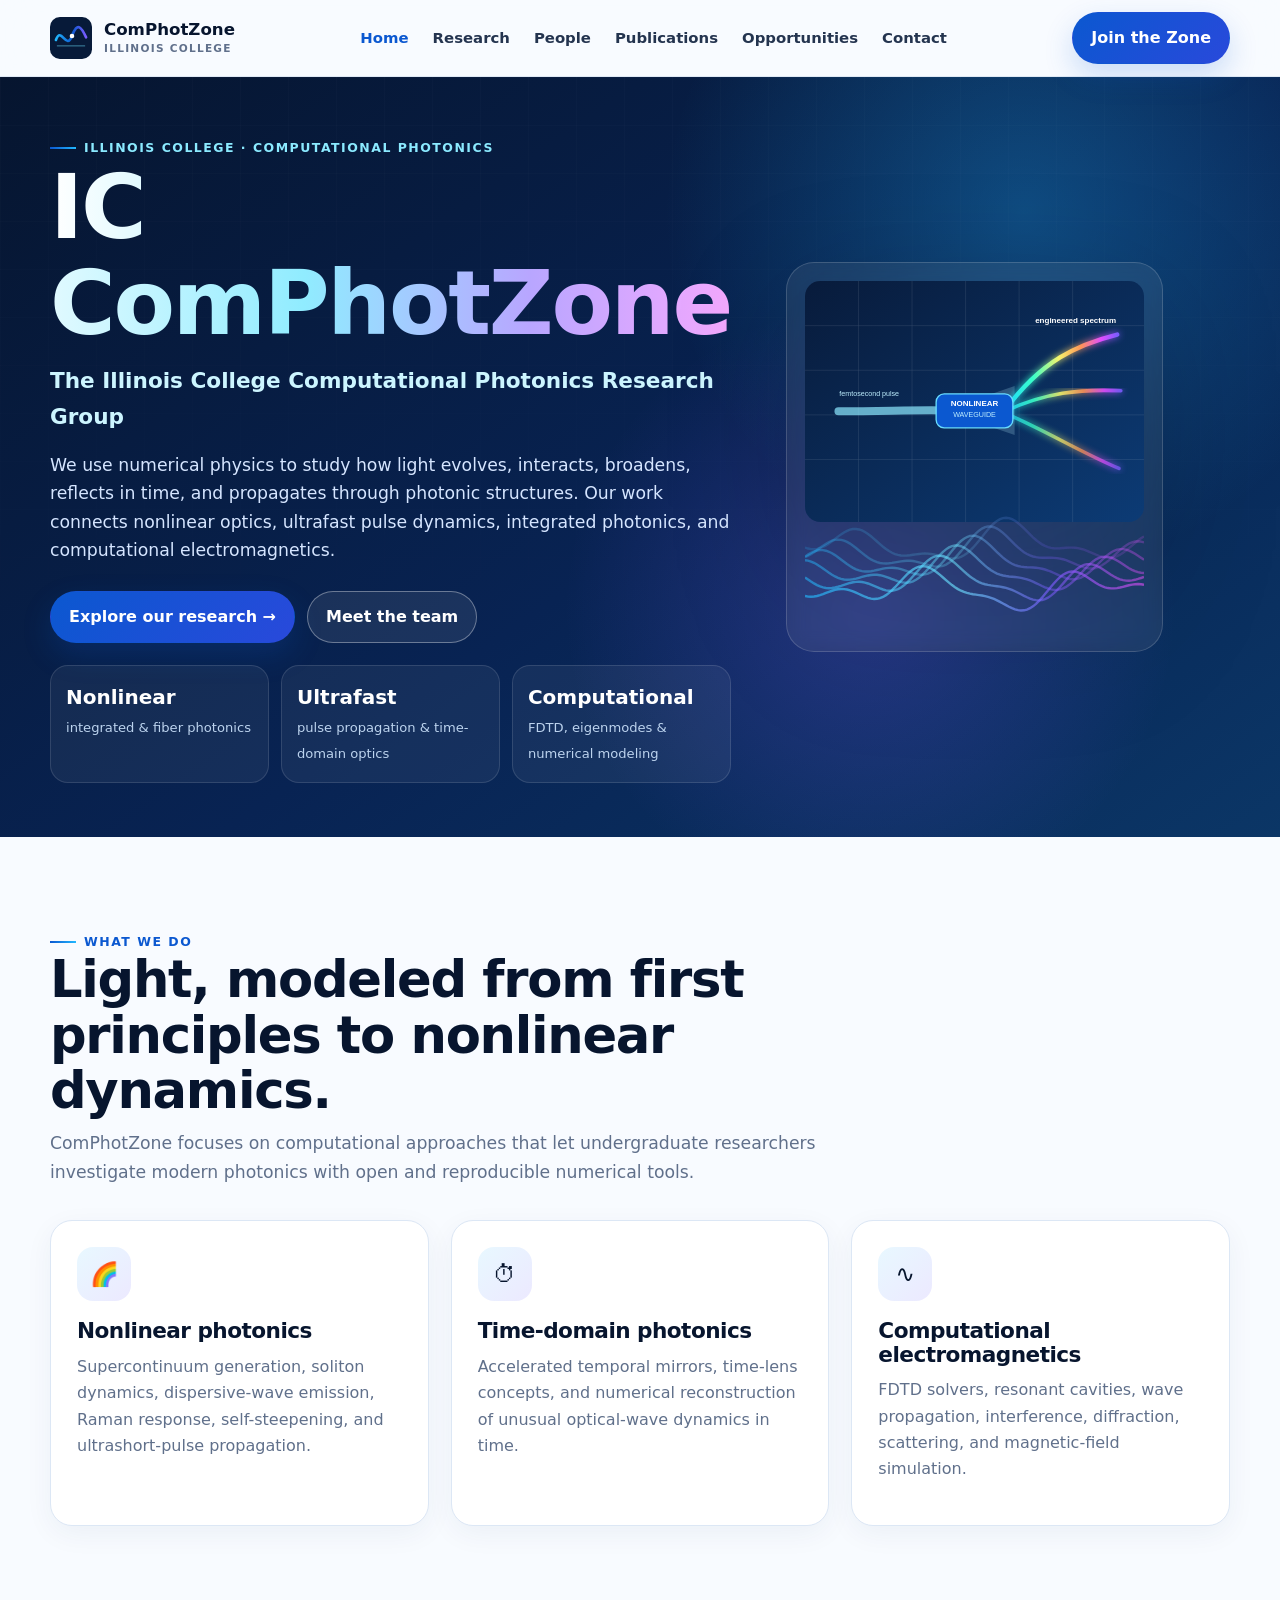
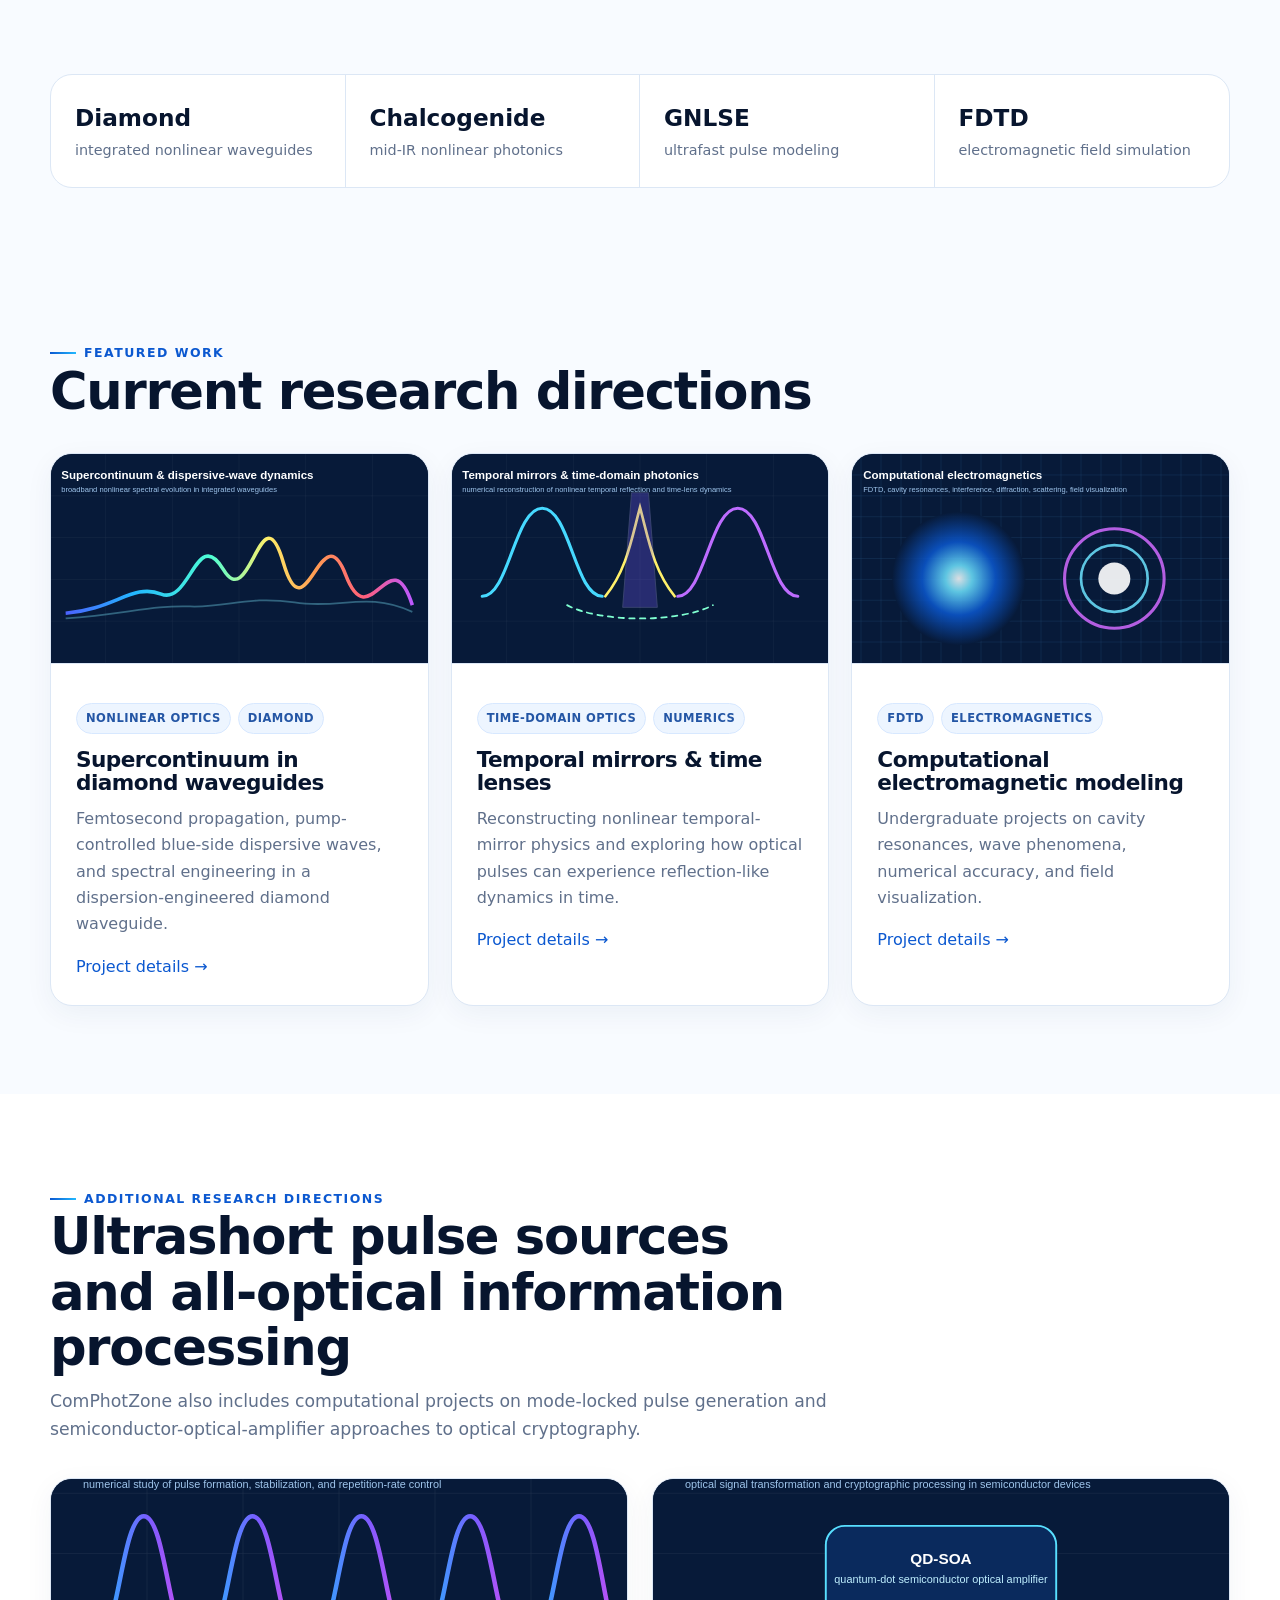
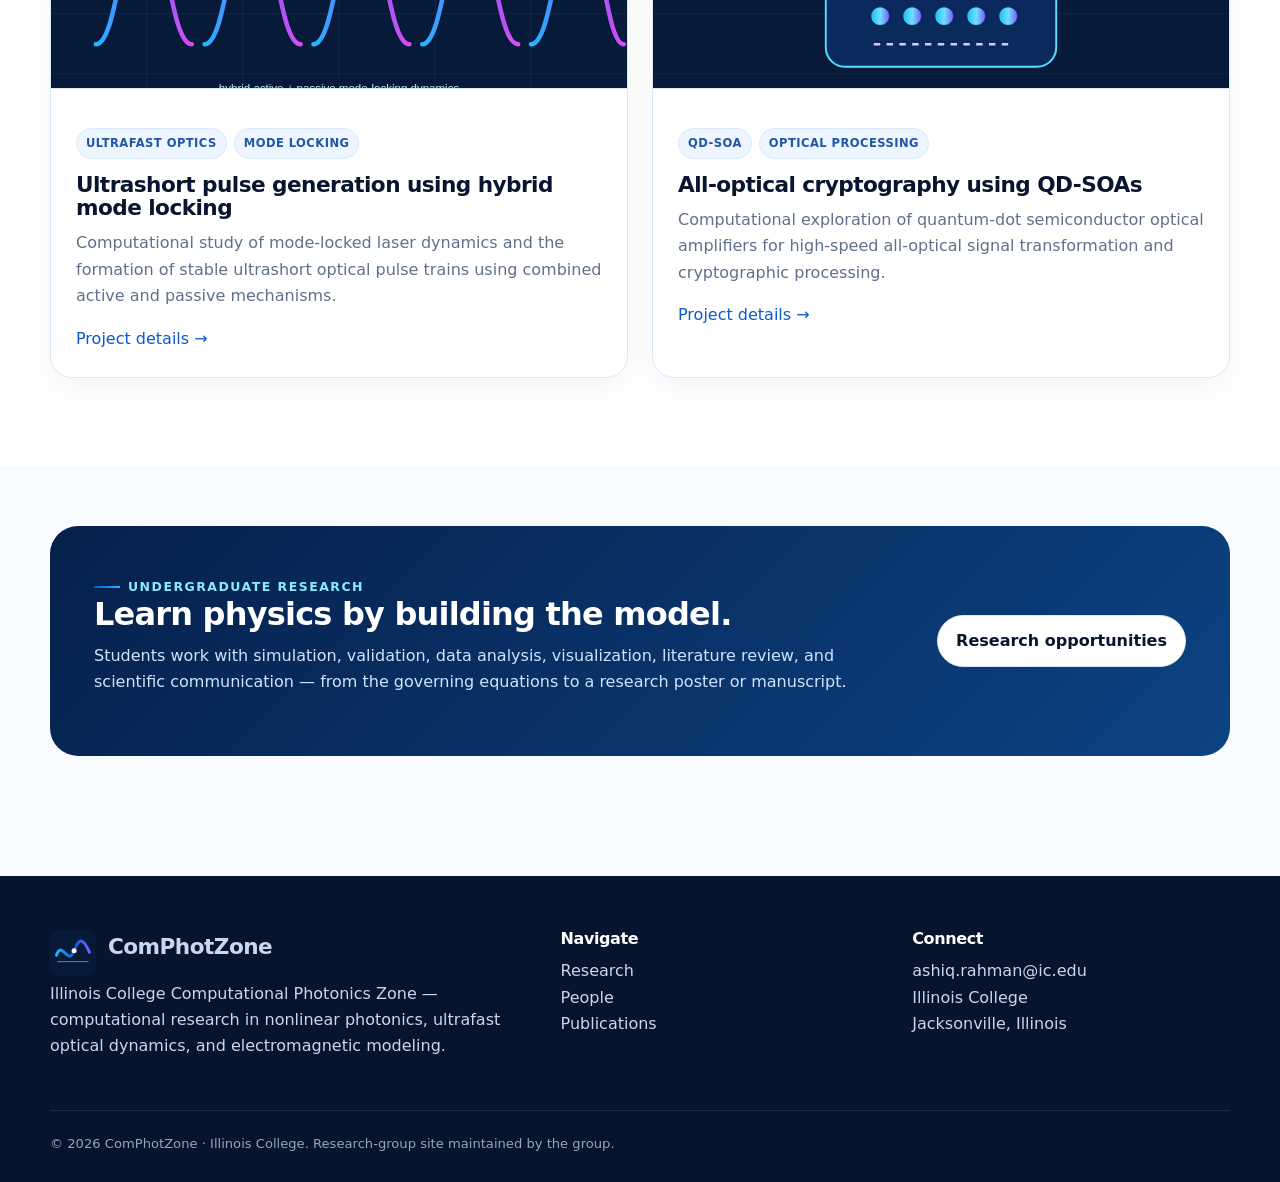
<file: index.html>
<!doctype html>
<html lang="en">
<head>
<meta charset="utf-8"><meta name="viewport" content="width=device-width,initial-scale=1">
<title>Home | IC ComPhotZone</title>
<meta name="description" content="Illinois College Computational Photonics Zone">
<link rel="icon" href="assets/img/logo.svg" type="image/svg+xml">
<link rel="stylesheet" href="assets/css/styles.css">
</head>
<body>

<header class="site-header">
  <div class="container nav">
    <a class="brand" href="index.html">
      <img src="assets/img/logo.svg" alt="ComPhotZone logo">
      <span class="brand-text"><strong>ComPhotZone</strong><span>Illinois College</span></span>
    </a>
    <button class="menu-btn" aria-label="Open navigation">☰</button>
    <nav class="nav-links"><a href="index.html" class="active">Home</a>
<a href="research.html" class="">Research</a>
<a href="people.html" class="">People</a>
<a href="publications.html" class="">Publications</a>
<a href="opportunities.html" class="">Opportunities</a>
<a href="contact.html" class="">Contact</a></nav>
    <a class="btn btn-primary" href="opportunities.html">Join the Zone</a>
  </div>
</header>


<main>
<section class="hero">
  <div class="container hero-grid">
    <div>
      <span class="eyebrow" style="color:#8beaff">Illinois College · Computational Photonics</span>
      <h1><span class="grad">IC ComPhotZone</span></h1>
      <p class="kicker">The Illinois College Computational Photonics Research Group</p>
      <p class="hero-copy">We use numerical physics to study how light evolves, interacts, broadens, reflects in time, and propagates through photonic structures. Our work connects nonlinear optics, ultrafast pulse dynamics, integrated photonics, and computational electromagnetics.</p>
      <div class="hero-actions">
        <a class="btn btn-primary" href="research.html">Explore our research →</a>
        <a class="btn btn-ghost" href="people.html">Meet the team</a>
      </div>
      <div class="hero-meta">
        <div class="hero-stat"><b>Nonlinear</b><span>integrated & fiber photonics</span></div>
        <div class="hero-stat"><b>Ultrafast</b><span>pulse propagation & time-domain optics</span></div>
        <div class="hero-stat"><b>Computational</b><span>FDTD, eigenmodes & numerical modeling</span></div>
      </div>
    </div>
    <div class="hero-card hero-visual">
      <img src="assets/img/hero-photonics.svg" alt="Illustration of a femtosecond pulse entering a nonlinear waveguide and emerging as a broadband optical spectrum">
      <canvas id="spectrumCanvas" style="width:100%;height:120px;margin-top:-18px"></canvas>
    </div>
  </div>
</section>

<section class="section">
  <div class="container">
    <div class="section-title">
      <span class="eyebrow">What we do</span>
      <h2>Light, modeled from first principles to nonlinear dynamics.</h2>
      <p>ComPhotZone focuses on computational approaches that let undergraduate researchers investigate modern photonics with open and reproducible numerical tools.</p>
    </div>
    <div class="grid-3">
      <article class="card"><div class="card-icon">🌈</div><h3>Nonlinear photonics</h3><p class="muted">Supercontinuum generation, soliton dynamics, dispersive-wave emission, Raman response, self-steepening, and ultrashort-pulse propagation.</p></article>
      <article class="card"><div class="card-icon">⏱</div><h3>Time-domain photonics</h3><p class="muted">Accelerated temporal mirrors, time-lens concepts, and numerical reconstruction of unusual optical-wave dynamics in time.</p></article>
      <article class="card"><div class="card-icon">∿</div><h3>Computational electromagnetics</h3><p class="muted">FDTD solvers, resonant cavities, wave propagation, interference, diffraction, scattering, and magnetic-field simulation.</p></article>
    </div>
  </div>
</section>

<section class="section-sm">
  <div class="container">
    <div class="metric-strip">
      <div class="metric"><b>Diamond</b><span>integrated nonlinear waveguides</span></div>
      <div class="metric"><b>Chalcogenide</b><span>mid-IR nonlinear photonics</span></div>
      <div class="metric"><b>GNLSE</b><span>ultrafast pulse modeling</span></div>
      <div class="metric"><b>FDTD</b><span>electromagnetic field simulation</span></div>
    </div>
  </div>
</section>

<section class="section">
  <div class="container">
    <div class="section-title">
      <span class="eyebrow">Featured work</span>
      <h2>Current research directions</h2>
    </div>
    <div class="grid-3">
      <article class="card project-card">
        <div class="project-art"><img src="assets/img/scg.svg" alt=""></div>
        <div class="project-body"><div class="tag-row"><span class="tag">Nonlinear optics</span><span class="tag">Diamond</span></div><h3>Supercontinuum in diamond waveguides</h3><p class="muted">Femtosecond propagation, pump-controlled blue-side dispersive waves, and spectral engineering in a dispersion-engineered diamond waveguide.</p><a href="research.html#diamond">Project details →</a></div>
      </article>
      <article class="card project-card">
        <div class="project-art"><img src="assets/img/temporal-mirror.svg" alt=""></div>
        <div class="project-body"><div class="tag-row"><span class="tag">Time-domain optics</span><span class="tag">Numerics</span></div><h3>Temporal mirrors & time lenses</h3><p class="muted">Reconstructing nonlinear temporal-mirror physics and exploring how optical pulses can experience reflection-like dynamics in time.</p><a href="research.html#temporal">Project details →</a></div>
      </article>
      <article class="card project-card">
        <div class="project-art"><img src="assets/img/fdtd.svg" alt=""></div>
        <div class="project-body"><div class="tag-row"><span class="tag">FDTD</span><span class="tag">Electromagnetics</span></div><h3>Computational electromagnetic modeling</h3><p class="muted">Undergraduate projects on cavity resonances, wave phenomena, numerical accuracy, and field visualization.</p><a href="research.html#fdtd">Project details →</a></div>
      </article>
    </div>
  </div>
</section>


<section class="section" style="background:#fff">
  <div class="container">
    <div class="section-title">
      <span class="eyebrow">Additional research directions</span>
      <h2>Ultrashort pulse sources and all-optical information processing</h2>
      <p>ComPhotZone also includes computational projects on mode-locked pulse generation and semiconductor-optical-amplifier approaches to optical cryptography.</p>
    </div>
    <div class="grid-2">
      <article class="card project-card">
        <div class="project-art"><img src="assets/img/hybrid-mode-locking.svg" alt="Illustration of an ultrashort pulse train generated through hybrid mode locking"></div>
        <div class="project-body">
          <div class="tag-row"><span class="tag">Ultrafast optics</span><span class="tag">Mode locking</span></div>
          <h3>Ultrashort pulse generation using hybrid mode locking</h3>
          <p class="muted">Computational study of mode-locked laser dynamics and the formation of stable ultrashort optical pulse trains using combined active and passive mechanisms.</p>
          <a href="research.html#hybrid-mode-locking">Project details →</a>
        </div>
      </article>
      <article class="card project-card">
        <div class="project-art"><img src="assets/img/qdsoa-cryptography.svg" alt="Illustration of an optical signal passing through a quantum-dot semiconductor optical amplifier"></div>
        <div class="project-body">
          <div class="tag-row"><span class="tag">QD-SOA</span><span class="tag">Optical processing</span></div>
          <h3>All-optical cryptography using QD-SOAs</h3>
          <p class="muted">Computational exploration of quantum-dot semiconductor optical amplifiers for high-speed all-optical signal transformation and cryptographic processing.</p>
          <a href="research.html#qdsoa-crypto">Project details →</a>
        </div>
      </article>
    </div>
  </div>
</section>

<section class="section-sm">
  <div class="container band">
    <div><span class="eyebrow" style="color:#8beaff">Undergraduate research</span><h2 style="font-size:2rem">Learn physics by building the model.</h2><p>Students work with simulation, validation, data analysis, visualization, literature review, and scientific communication — from the governing equations to a research poster or manuscript.</p></div>
    <a class="btn btn-light" href="opportunities.html">Research opportunities</a>
  </div>
</section>
</main>


<footer class="footer">
  <div class="container">
    <div class="footer-grid">
      <div>
        <div class="logo-lockup"><img src="assets/img/logo.svg" width="46" height="46" alt=""><h3>ComPhotZone</h3></div>
        <p>Illinois College Computational Photonics Zone — computational research in nonlinear photonics, ultrafast optical dynamics, and electromagnetic modeling.</p>
      </div>
      <div>
        <h4>Navigate</h4>
        <p><a href="research.html">Research</a><br><a href="people.html">People</a><br><a href="publications.html">Publications</a></p>
      </div>
      <div>
        <h4>Connect</h4>
        <p><a href="mailto:ashiq.rahman@ic.edu">ashiq.rahman@ic.edu</a><br>Illinois College<br>Jacksonville, Illinois</p>
      </div>
    </div>
    <div class="footer-bottom">© <span data-year></span> ComPhotZone · Illinois College. Research-group site maintained by the group.</div>
  </div>
</footer>
<script src="assets/js/main.js"></script>

</body></html>
</file>
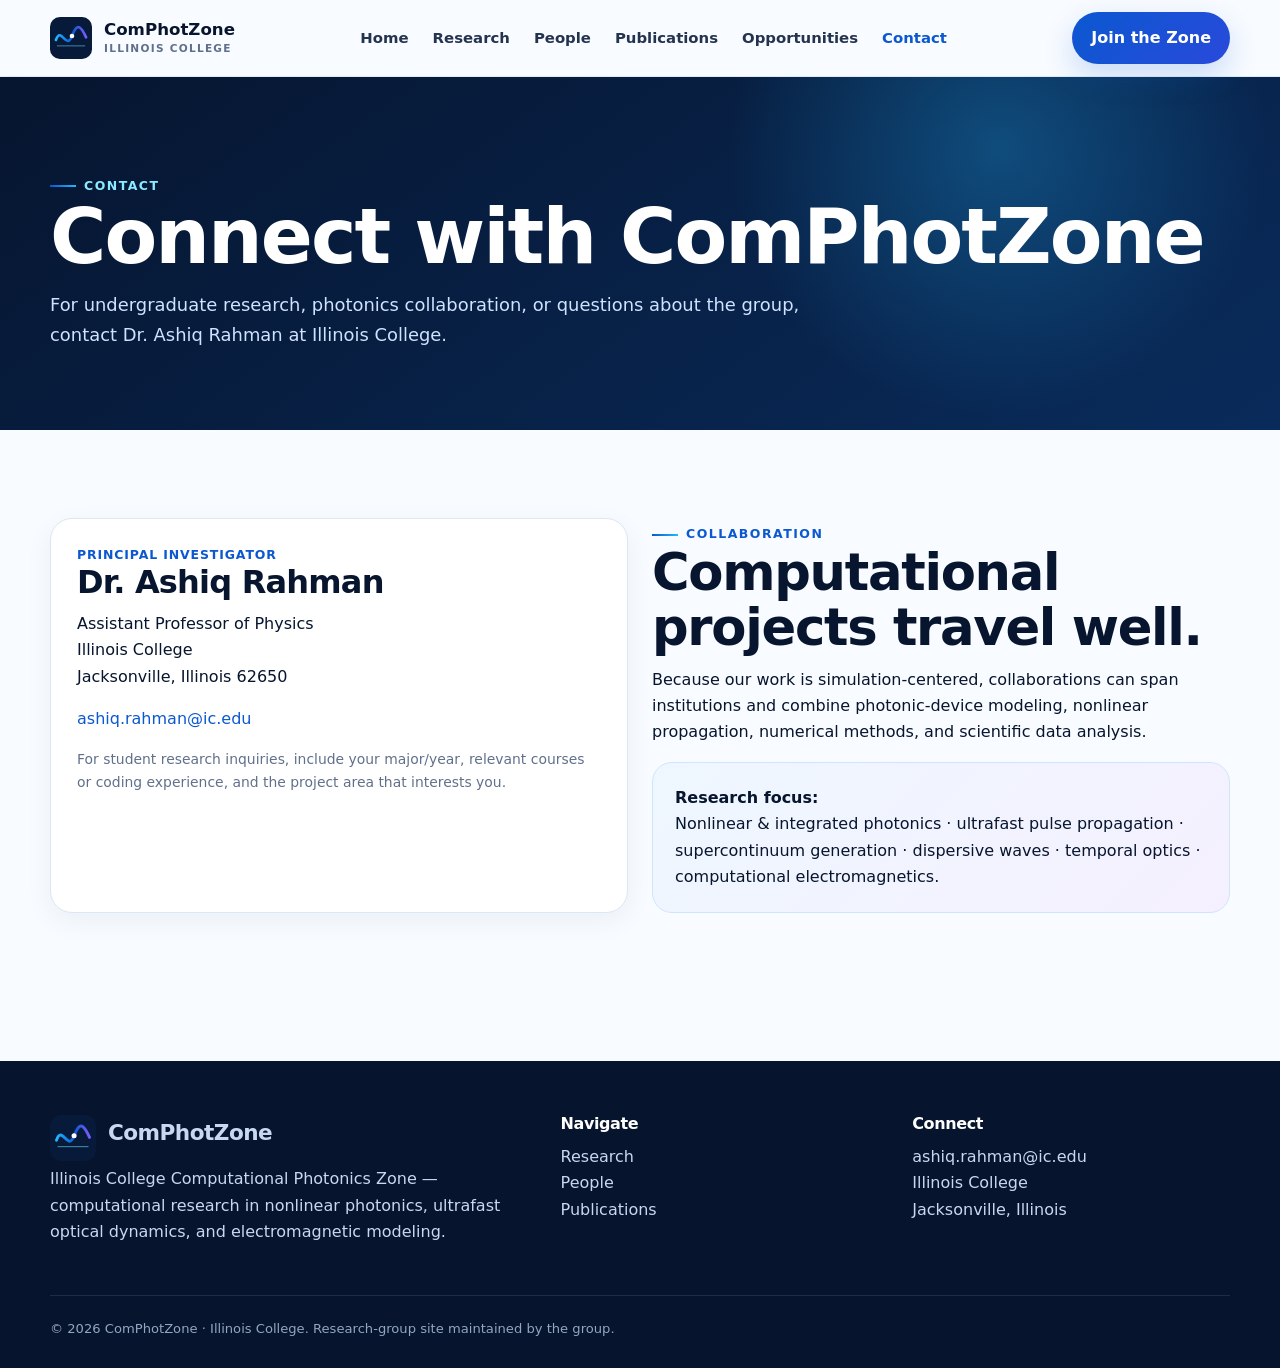
<file: contact.html>
<!doctype html>
<html lang="en">
<head>
<meta charset="utf-8"><meta name="viewport" content="width=device-width,initial-scale=1">
<title>Contact | ComPhotZone</title>
<meta name="description" content="Illinois College Computational Photonics Zone">
<link rel="icon" href="assets/img/logo.svg" type="image/svg+xml">
<link rel="stylesheet" href="assets/css/styles.css">
</head>
<body>

<header class="site-header">
  <div class="container nav">
    <a class="brand" href="index.html">
      <img src="assets/img/logo.svg" alt="ComPhotZone logo">
      <span class="brand-text"><strong>ComPhotZone</strong><span>Illinois College</span></span>
    </a>
    <button class="menu-btn" aria-label="Open navigation">☰</button>
    <nav class="nav-links"><a href="index.html" class="">Home</a>
<a href="research.html" class="">Research</a>
<a href="people.html" class="">People</a>
<a href="publications.html" class="">Publications</a>
<a href="opportunities.html" class="">Opportunities</a>
<a href="contact.html" class="active">Contact</a></nav>
    <a class="btn btn-primary" href="opportunities.html">Join the Zone</a>
  </div>
</header>


<main>
<section class="page-hero"><div class="container"><span class="eyebrow" style="color:#8beaff">Contact</span><h1>Connect with ComPhotZone</h1><p>For undergraduate research, photonics collaboration, or questions about the group, contact Dr. Ashiq Rahman at Illinois College.</p></div></section>

<section class="section"><div class="container grid-2">
  <div class="card"><div class="person-role">Principal Investigator</div><h2 style="font-size:2rem">Dr. Ashiq Rahman</h2><p>Assistant Professor of Physics<br>Illinois College<br>Jacksonville, Illinois 62650</p><p><a href="mailto:ashiq.rahman@ic.edu">ashiq.rahman@ic.edu</a></p><p class="muted small">For student research inquiries, include your major/year, relevant courses or coding experience, and the project area that interests you.</p></div>
  <div><span class="eyebrow">Collaboration</span><h2>Computational projects travel well.</h2><p>Because our work is simulation-centered, collaborations can span institutions and combine photonic-device modeling, nonlinear propagation, numerical methods, and scientific data analysis.</p><div class="notice"><strong>Research focus:</strong><br>Nonlinear & integrated photonics · ultrafast pulse propagation · supercontinuum generation · dispersive waves · temporal optics · computational electromagnetics.</div></div>
</div></section>
</main>


<footer class="footer">
  <div class="container">
    <div class="footer-grid">
      <div>
        <div class="logo-lockup"><img src="assets/img/logo.svg" width="46" height="46" alt=""><h3>ComPhotZone</h3></div>
        <p>Illinois College Computational Photonics Zone — computational research in nonlinear photonics, ultrafast optical dynamics, and electromagnetic modeling.</p>
      </div>
      <div>
        <h4>Navigate</h4>
        <p><a href="research.html">Research</a><br><a href="people.html">People</a><br><a href="publications.html">Publications</a></p>
      </div>
      <div>
        <h4>Connect</h4>
        <p><a href="mailto:ashiq.rahman@ic.edu">ashiq.rahman@ic.edu</a><br>Illinois College<br>Jacksonville, Illinois</p>
      </div>
    </div>
    <div class="footer-bottom">© <span data-year></span> ComPhotZone · Illinois College. Research-group site maintained by the group.</div>
  </div>
</footer>
<script src="assets/js/main.js"></script>

</body></html>
</file>
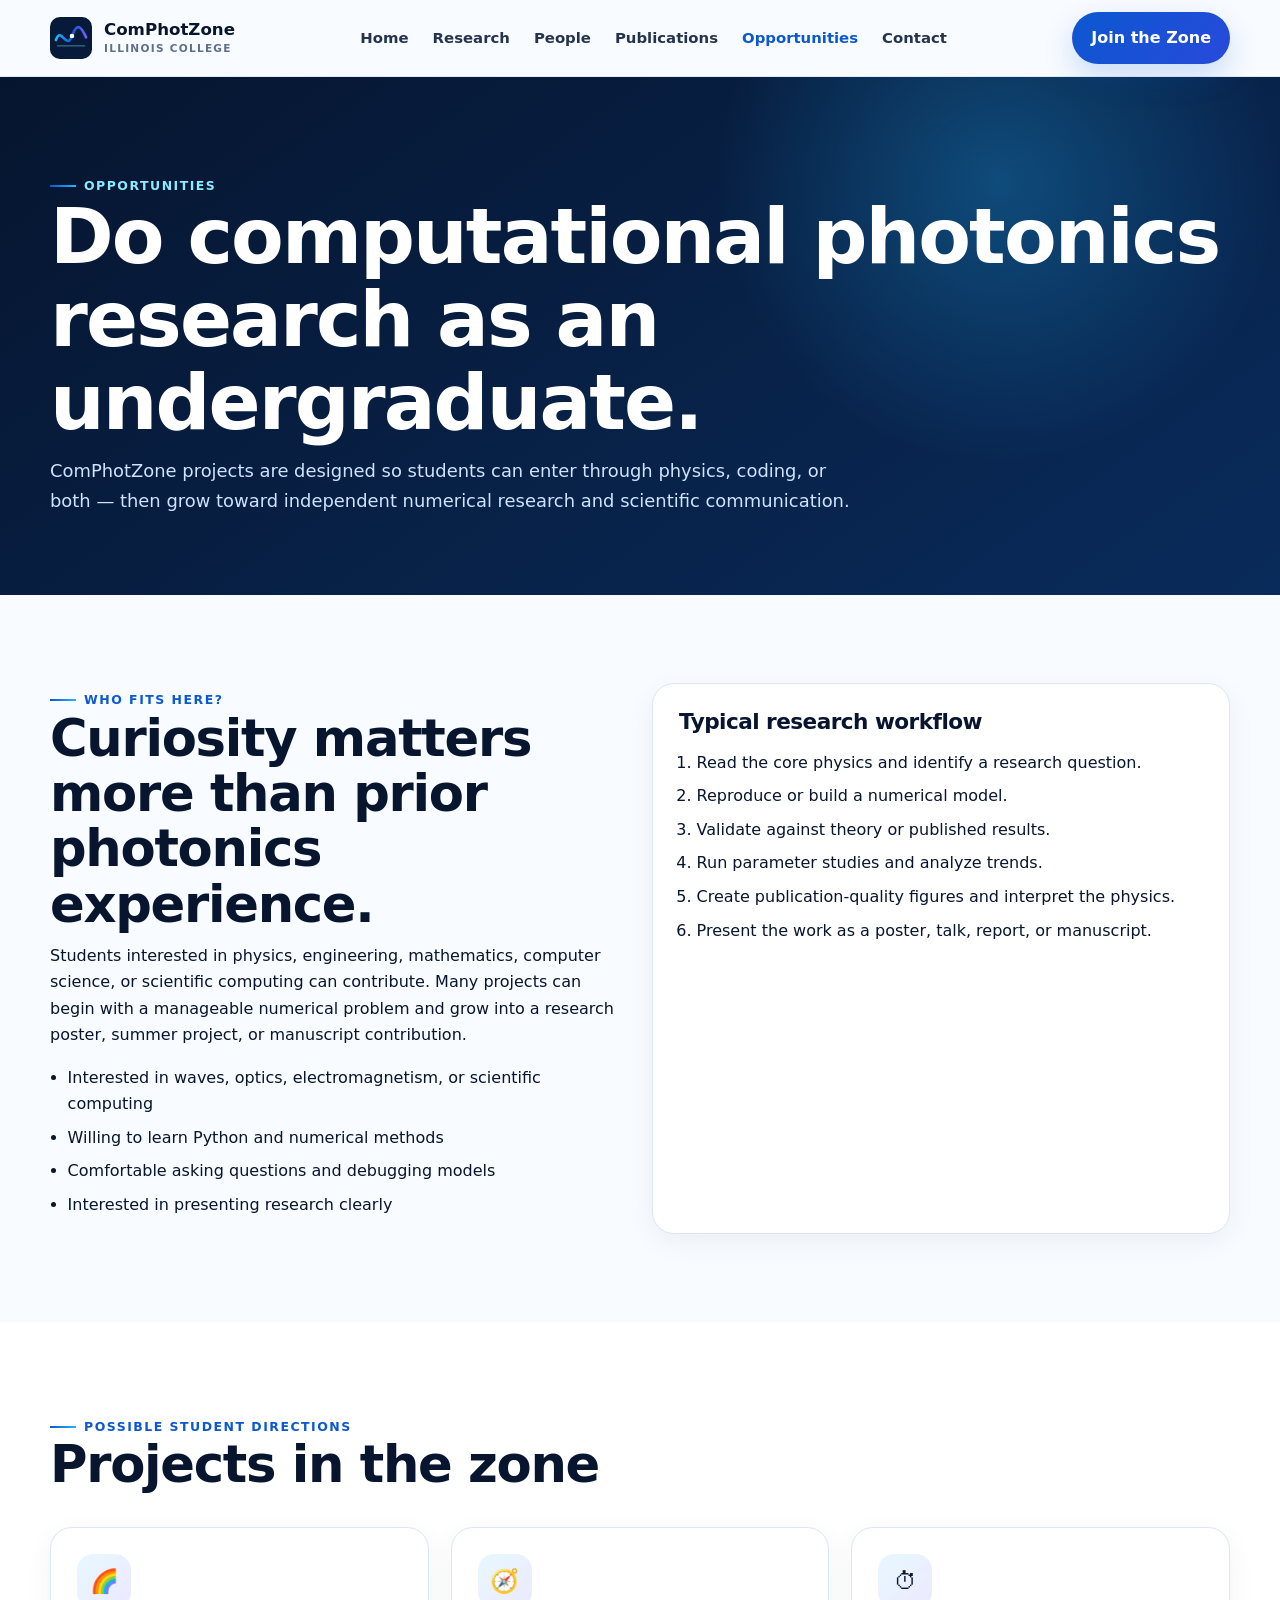
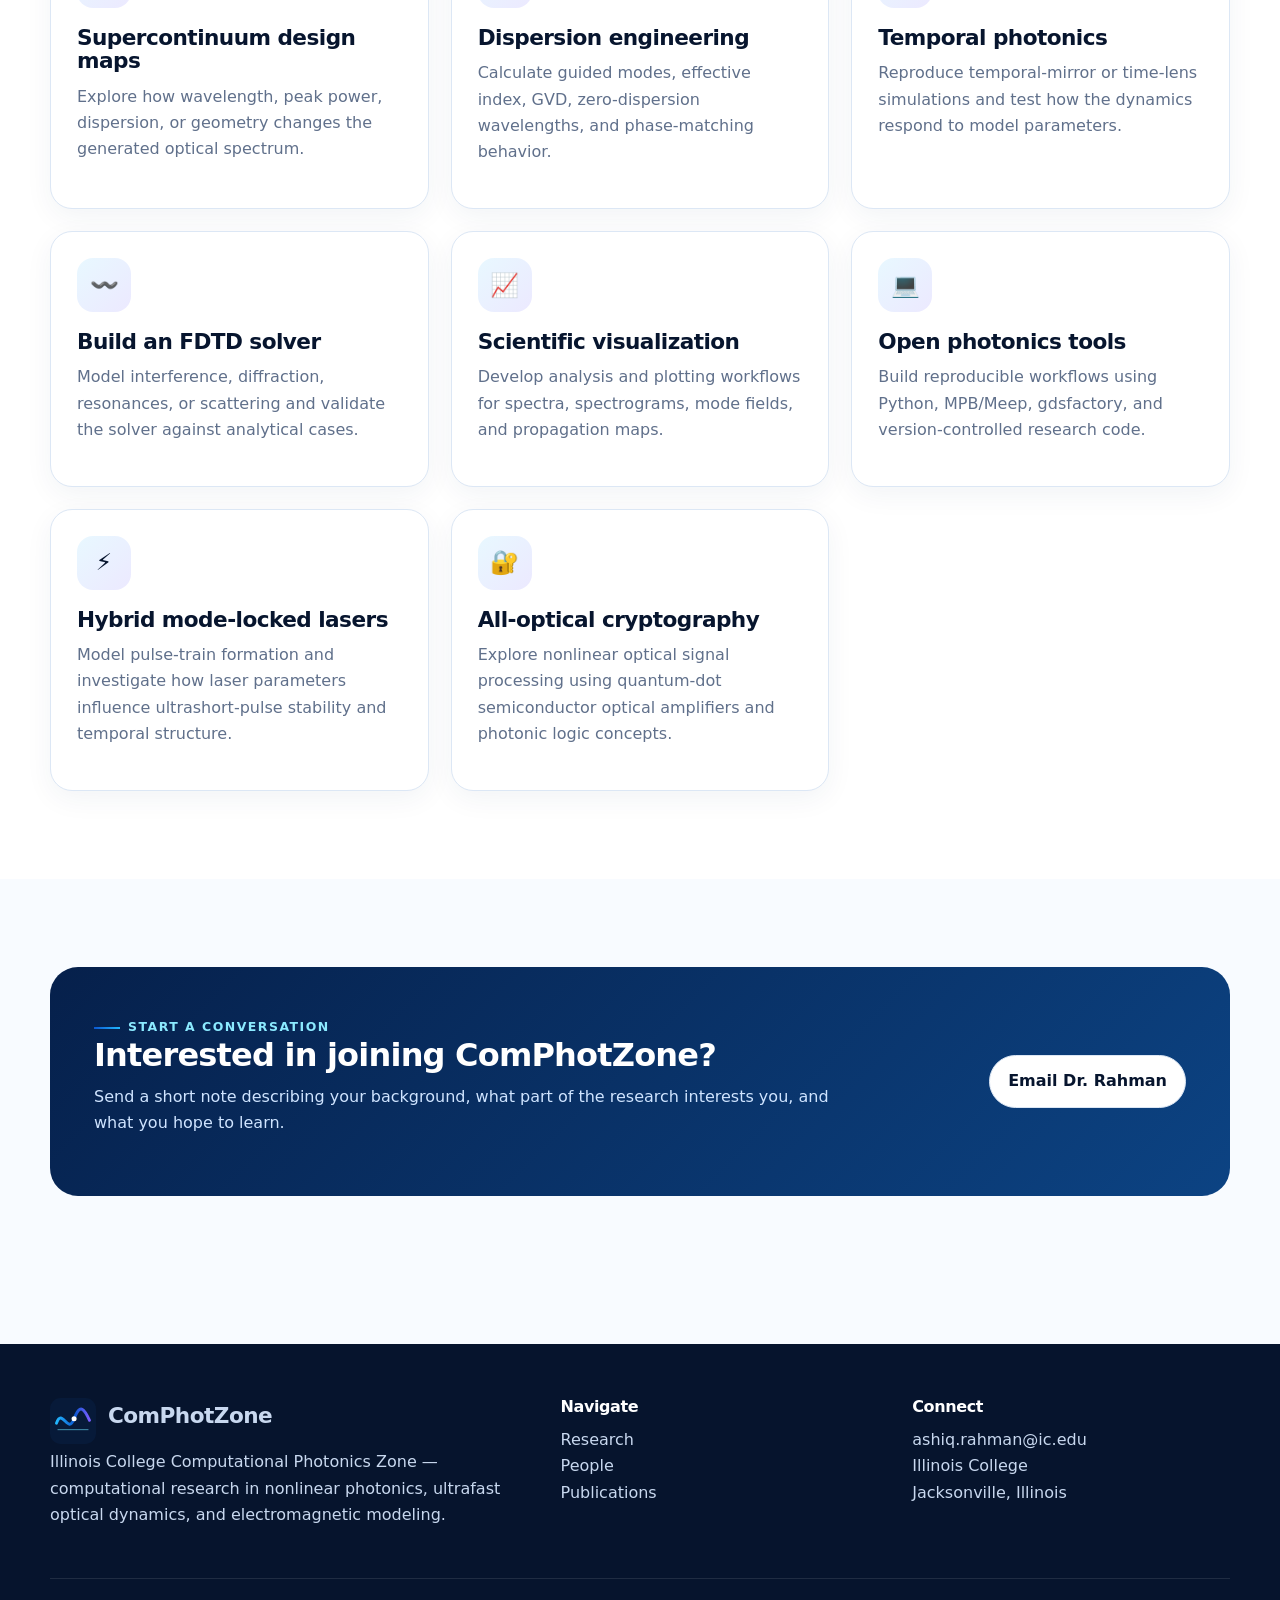
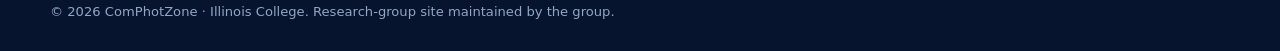
<file: opportunities.html>
<!doctype html>
<html lang="en">
<head>
<meta charset="utf-8"><meta name="viewport" content="width=device-width,initial-scale=1">
<title>Opportunities | ComPhotZone</title>
<meta name="description" content="Illinois College Computational Photonics Zone">
<link rel="icon" href="assets/img/logo.svg" type="image/svg+xml">
<link rel="stylesheet" href="assets/css/styles.css">
</head>
<body>

<header class="site-header">
  <div class="container nav">
    <a class="brand" href="index.html">
      <img src="assets/img/logo.svg" alt="ComPhotZone logo">
      <span class="brand-text"><strong>ComPhotZone</strong><span>Illinois College</span></span>
    </a>
    <button class="menu-btn" aria-label="Open navigation">☰</button>
    <nav class="nav-links"><a href="index.html" class="">Home</a>
<a href="research.html" class="">Research</a>
<a href="people.html" class="">People</a>
<a href="publications.html" class="">Publications</a>
<a href="opportunities.html" class="active">Opportunities</a>
<a href="contact.html" class="">Contact</a></nav>
    <a class="btn btn-primary" href="opportunities.html">Join the Zone</a>
  </div>
</header>


<main>
<section class="page-hero"><div class="container"><span class="eyebrow" style="color:#8beaff">Opportunities</span><h1>Do computational photonics research as an undergraduate.</h1><p>ComPhotZone projects are designed so students can enter through physics, coding, or both — then grow toward independent numerical research and scientific communication.</p></div></section>

<section class="section"><div class="container grid-2">
  <div><span class="eyebrow">Who fits here?</span><h2>Curiosity matters more than prior photonics experience.</h2><p>Students interested in physics, engineering, mathematics, computer science, or scientific computing can contribute. Many projects can begin with a manageable numerical problem and grow into a research poster, summer project, or manuscript contribution.</p>
  <ul class="list-clean"><li>Interested in waves, optics, electromagnetism, or scientific computing</li><li>Willing to learn Python and numerical methods</li><li>Comfortable asking questions and debugging models</li><li>Interested in presenting research clearly</li></ul></div>
  <div class="card"><h3>Typical research workflow</h3><ol class="list-clean"><li>Read the core physics and identify a research question.</li><li>Reproduce or build a numerical model.</li><li>Validate against theory or published results.</li><li>Run parameter studies and analyze trends.</li><li>Create publication-quality figures and interpret the physics.</li><li>Present the work as a poster, talk, report, or manuscript.</li></ol></div>
</div></section>

<section class="section" style="background:#fff"><div class="container">
  <div class="section-title"><span class="eyebrow">Possible student directions</span><h2>Projects in the zone</h2></div>
  <div class="grid-3">
    <div class="card"><div class="card-icon">🌈</div><h3>Supercontinuum design maps</h3><p class="muted">Explore how wavelength, peak power, dispersion, or geometry changes the generated optical spectrum.</p></div>
    <div class="card"><div class="card-icon">🧭</div><h3>Dispersion engineering</h3><p class="muted">Calculate guided modes, effective index, GVD, zero-dispersion wavelengths, and phase-matching behavior.</p></div>
    <div class="card"><div class="card-icon">⏱</div><h3>Temporal photonics</h3><p class="muted">Reproduce temporal-mirror or time-lens simulations and test how the dynamics respond to model parameters.</p></div>
    <div class="card"><div class="card-icon">〰️</div><h3>Build an FDTD solver</h3><p class="muted">Model interference, diffraction, resonances, or scattering and validate the solver against analytical cases.</p></div>
    <div class="card"><div class="card-icon">📈</div><h3>Scientific visualization</h3><p class="muted">Develop analysis and plotting workflows for spectra, spectrograms, mode fields, and propagation maps.</p></div>
    <div class="card"><div class="card-icon">💻</div><h3>Open photonics tools</h3><p class="muted">Build reproducible workflows using Python, MPB/Meep, gdsfactory, and version-controlled research code.</p></div>

    <div class="card"><div class="card-icon">⚡</div><h3>Hybrid mode-locked lasers</h3><p class="muted">Model pulse-train formation and investigate how laser parameters influence ultrashort-pulse stability and temporal structure.</p></div>
    <div class="card"><div class="card-icon">🔐</div><h3>All-optical cryptography</h3><p class="muted">Explore nonlinear optical signal processing using quantum-dot semiconductor optical amplifiers and photonic logic concepts.</p></div>
  </div>
</div></section>

<section class="section"><div class="container band"><div><span class="eyebrow" style="color:#8beaff">Start a conversation</span><h2 style="font-size:2rem">Interested in joining ComPhotZone?</h2><p>Send a short note describing your background, what part of the research interests you, and what you hope to learn.</p></div><a class="btn btn-light" href="mailto:ashiq.rahman@ic.edu?subject=ComPhotZone%20research%20interest">Email Dr. Rahman</a></div></section>
</main>


<footer class="footer">
  <div class="container">
    <div class="footer-grid">
      <div>
        <div class="logo-lockup"><img src="assets/img/logo.svg" width="46" height="46" alt=""><h3>ComPhotZone</h3></div>
        <p>Illinois College Computational Photonics Zone — computational research in nonlinear photonics, ultrafast optical dynamics, and electromagnetic modeling.</p>
      </div>
      <div>
        <h4>Navigate</h4>
        <p><a href="research.html">Research</a><br><a href="people.html">People</a><br><a href="publications.html">Publications</a></p>
      </div>
      <div>
        <h4>Connect</h4>
        <p><a href="mailto:ashiq.rahman@ic.edu">ashiq.rahman@ic.edu</a><br>Illinois College<br>Jacksonville, Illinois</p>
      </div>
    </div>
    <div class="footer-bottom">© <span data-year></span> ComPhotZone · Illinois College. Research-group site maintained by the group.</div>
  </div>
</footer>
<script src="assets/js/main.js"></script>

</body></html>
</file>
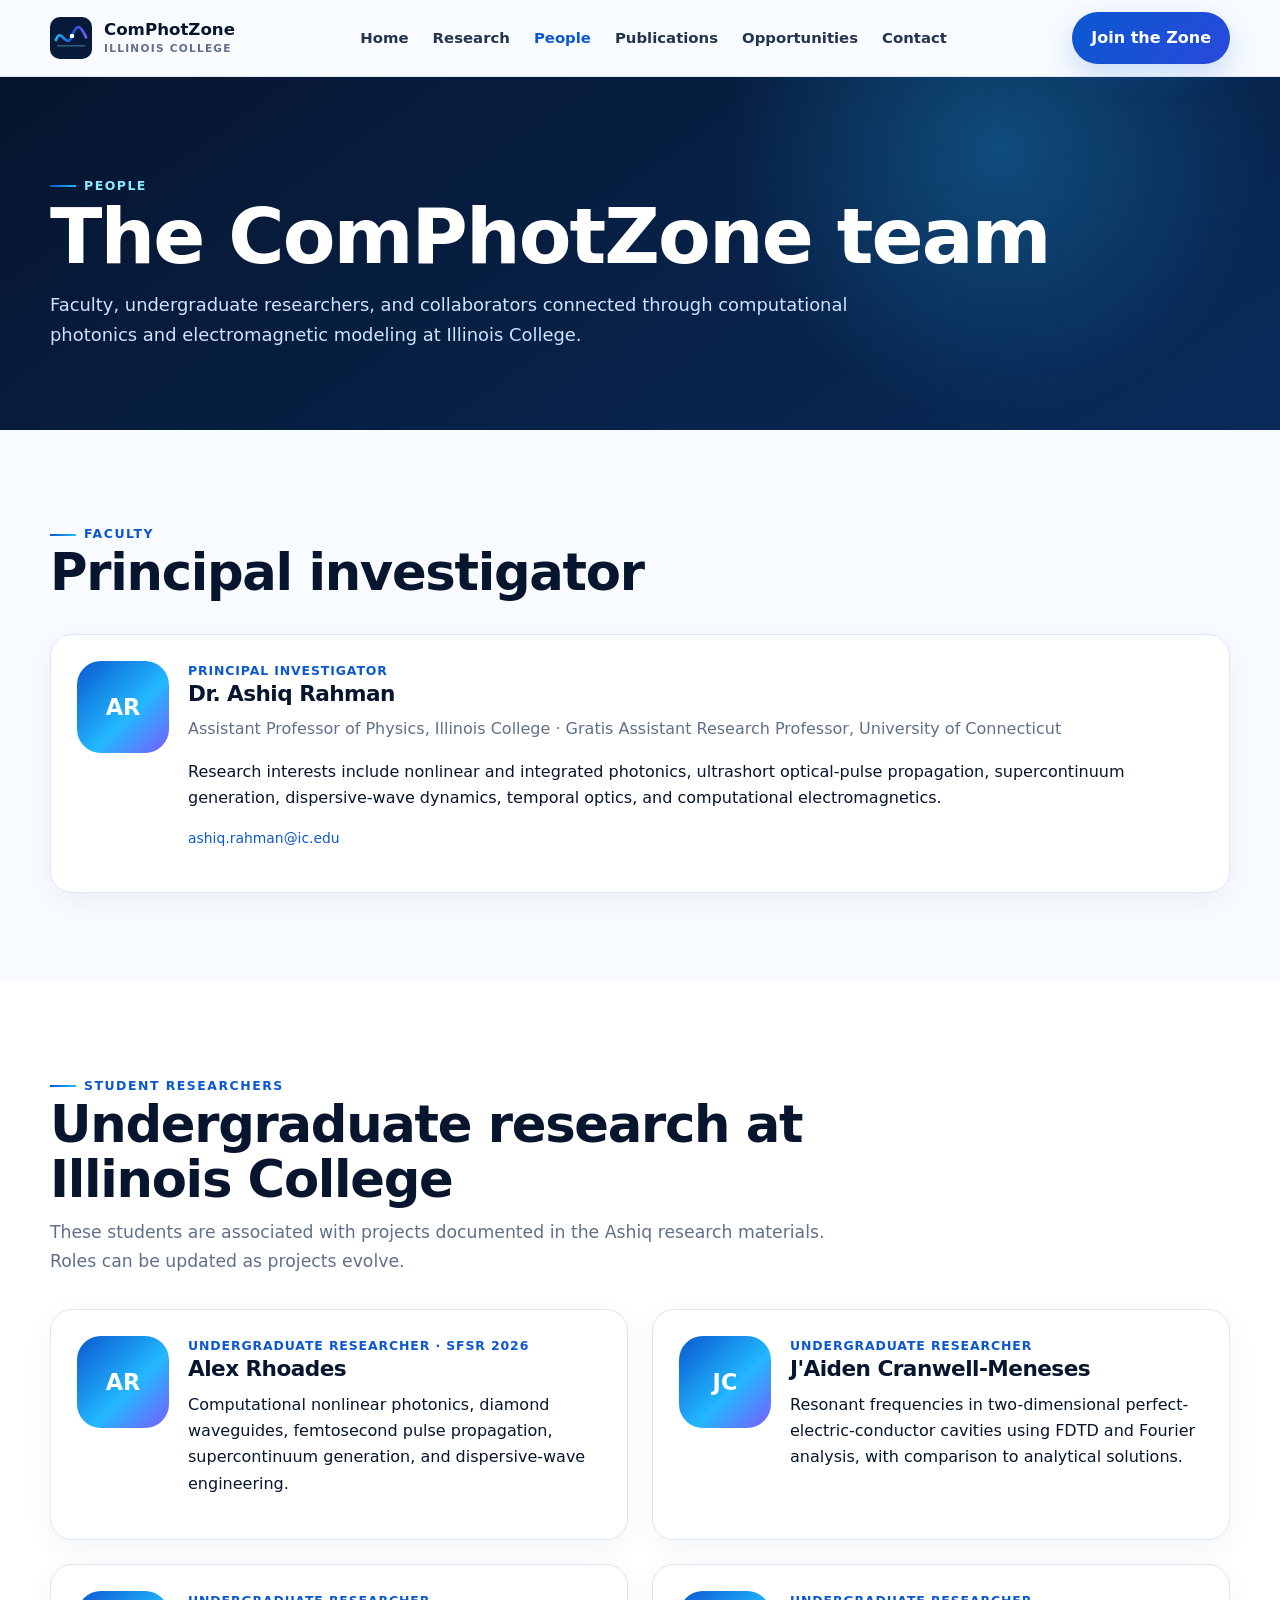
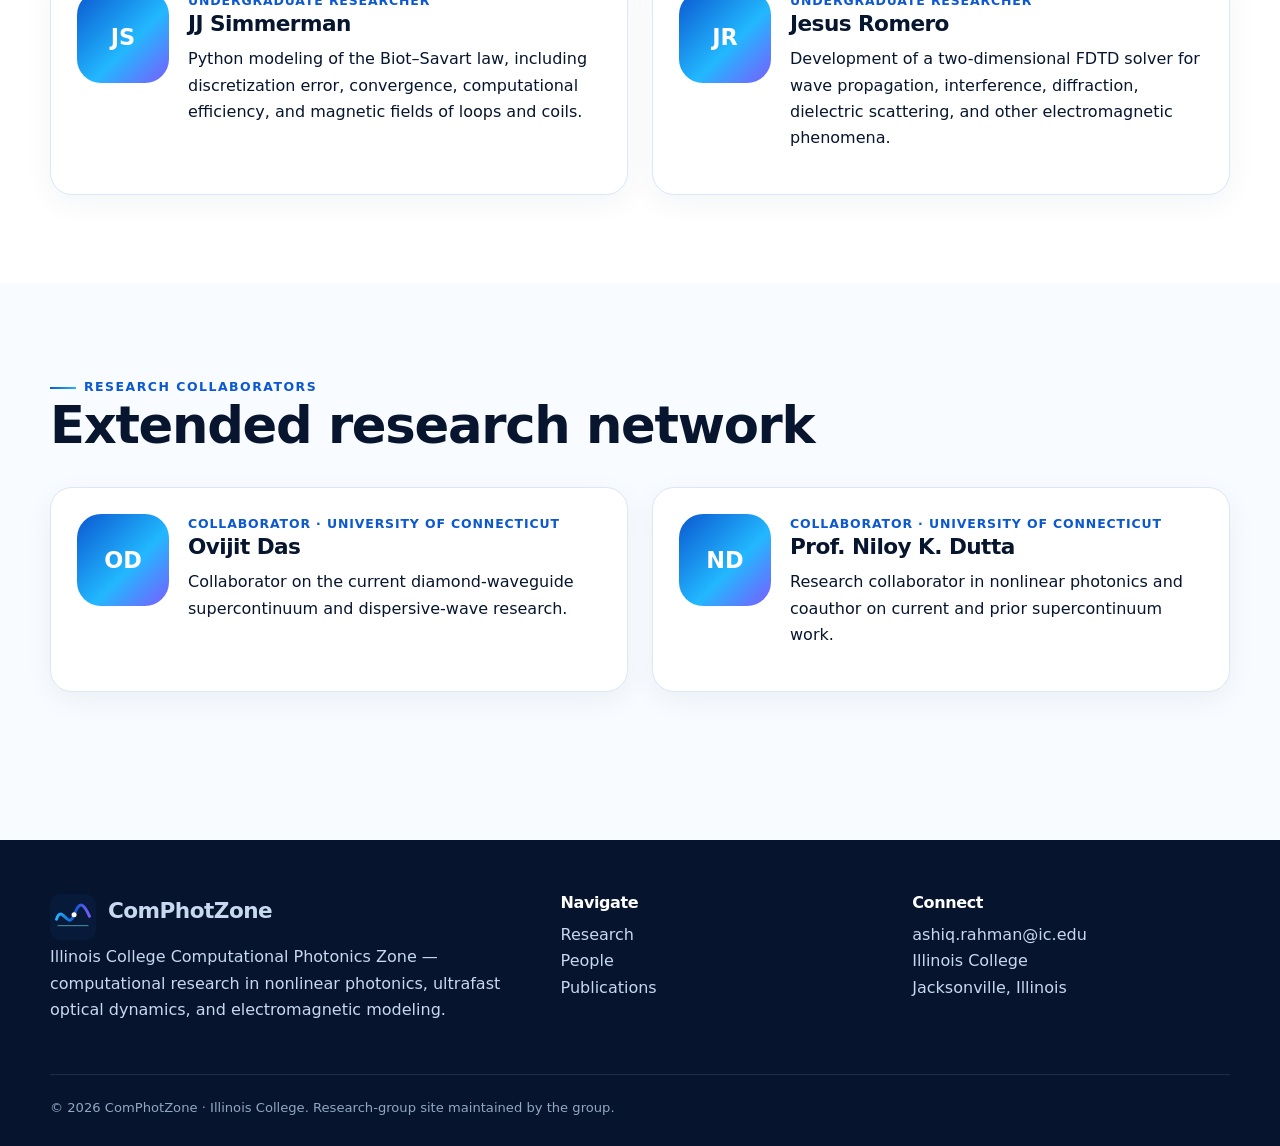
<file: people.html>
<!doctype html>
<html lang="en">
<head>
<meta charset="utf-8"><meta name="viewport" content="width=device-width,initial-scale=1">
<title>People | ComPhotZone</title>
<meta name="description" content="Illinois College Computational Photonics Zone">
<link rel="icon" href="assets/img/logo.svg" type="image/svg+xml">
<link rel="stylesheet" href="assets/css/styles.css">
</head>
<body>

<header class="site-header">
  <div class="container nav">
    <a class="brand" href="index.html">
      <img src="assets/img/logo.svg" alt="ComPhotZone logo">
      <span class="brand-text"><strong>ComPhotZone</strong><span>Illinois College</span></span>
    </a>
    <button class="menu-btn" aria-label="Open navigation">☰</button>
    <nav class="nav-links"><a href="index.html" class="">Home</a>
<a href="research.html" class="">Research</a>
<a href="people.html" class="active">People</a>
<a href="publications.html" class="">Publications</a>
<a href="opportunities.html" class="">Opportunities</a>
<a href="contact.html" class="">Contact</a></nav>
    <a class="btn btn-primary" href="opportunities.html">Join the Zone</a>
  </div>
</header>


<main>
<section class="page-hero"><div class="container"><span class="eyebrow" style="color:#8beaff">People</span><h1>The ComPhotZone team</h1><p>Faculty, undergraduate researchers, and collaborators connected through computational photonics and electromagnetic modeling at Illinois College.</p></div></section>

<section class="section"><div class="container">
  <div class="section-title"><span class="eyebrow">Faculty</span><h2>Principal investigator</h2></div>
  <div class="card person">
    <div class="avatar">AR</div>
    <div><div class="person-role">Principal Investigator</div><h3>Dr. Ashiq Rahman</h3><p class="muted">Assistant Professor of Physics, Illinois College · Gratis Assistant Research Professor, University of Connecticut</p><p>Research interests include nonlinear and integrated photonics, ultrashort optical-pulse propagation, supercontinuum generation, dispersive-wave dynamics, temporal optics, and computational electromagnetics.</p><p class="small"><a href="mailto:ashiq.rahman@ic.edu">ashiq.rahman@ic.edu</a></p></div>
  </div>
</div></section>

<section class="section" style="background:#fff"><div class="container">
  <div class="section-title"><span class="eyebrow">Student researchers</span><h2>Undergraduate research at Illinois College</h2><p>These students are associated with projects documented in the Ashiq research materials. Roles can be updated as projects evolve.</p></div>
  <div class="grid-2">
    <div class="card person"><div class="avatar">AR</div><div><div class="person-role">Undergraduate Researcher · SFSR 2026</div><h3>Alex Rhoades</h3><p>Computational nonlinear photonics, diamond waveguides, femtosecond pulse propagation, supercontinuum generation, and dispersive-wave engineering.</p></div></div>
    <div class="card person"><div class="avatar">JC</div><div><div class="person-role">Undergraduate Researcher</div><h3>J'Aiden Cranwell-Meneses</h3><p>Resonant frequencies in two-dimensional perfect-electric-conductor cavities using FDTD and Fourier analysis, with comparison to analytical solutions.</p></div></div>
    <div class="card person"><div class="avatar">JS</div><div><div class="person-role">Undergraduate Researcher</div><h3>JJ Simmerman</h3><p>Python modeling of the Biot–Savart law, including discretization error, convergence, computational efficiency, and magnetic fields of loops and coils.</p></div></div>
    <div class="card person"><div class="avatar">JR</div><div><div class="person-role">Undergraduate Researcher</div><h3>Jesus Romero</h3><p>Development of a two-dimensional FDTD solver for wave propagation, interference, diffraction, dielectric scattering, and other electromagnetic phenomena.</p></div></div>
  </div>
</div></section>

<section class="section"><div class="container">
  <div class="section-title"><span class="eyebrow">Research collaborators</span><h2>Extended research network</h2></div>
  <div class="grid-2">
    <div class="card person"><div class="avatar">OD</div><div><div class="person-role">Collaborator · University of Connecticut</div><h3>Ovijit Das</h3><p>Collaborator on the current diamond-waveguide supercontinuum and dispersive-wave research.</p></div></div>
    <div class="card person"><div class="avatar">ND</div><div><div class="person-role">Collaborator · University of Connecticut</div><h3>Prof. Niloy K. Dutta</h3><p>Research collaborator in nonlinear photonics and coauthor on current and prior supercontinuum work.</p></div></div>
  </div>
</div></section>

</main>


<footer class="footer">
  <div class="container">
    <div class="footer-grid">
      <div>
        <div class="logo-lockup"><img src="assets/img/logo.svg" width="46" height="46" alt=""><h3>ComPhotZone</h3></div>
        <p>Illinois College Computational Photonics Zone — computational research in nonlinear photonics, ultrafast optical dynamics, and electromagnetic modeling.</p>
      </div>
      <div>
        <h4>Navigate</h4>
        <p><a href="research.html">Research</a><br><a href="people.html">People</a><br><a href="publications.html">Publications</a></p>
      </div>
      <div>
        <h4>Connect</h4>
        <p><a href="mailto:ashiq.rahman@ic.edu">ashiq.rahman@ic.edu</a><br>Illinois College<br>Jacksonville, Illinois</p>
      </div>
    </div>
    <div class="footer-bottom">© <span data-year></span> ComPhotZone · Illinois College. Research-group site maintained by the group.</div>
  </div>
</footer>
<script src="assets/js/main.js"></script>

</body></html>
</file>
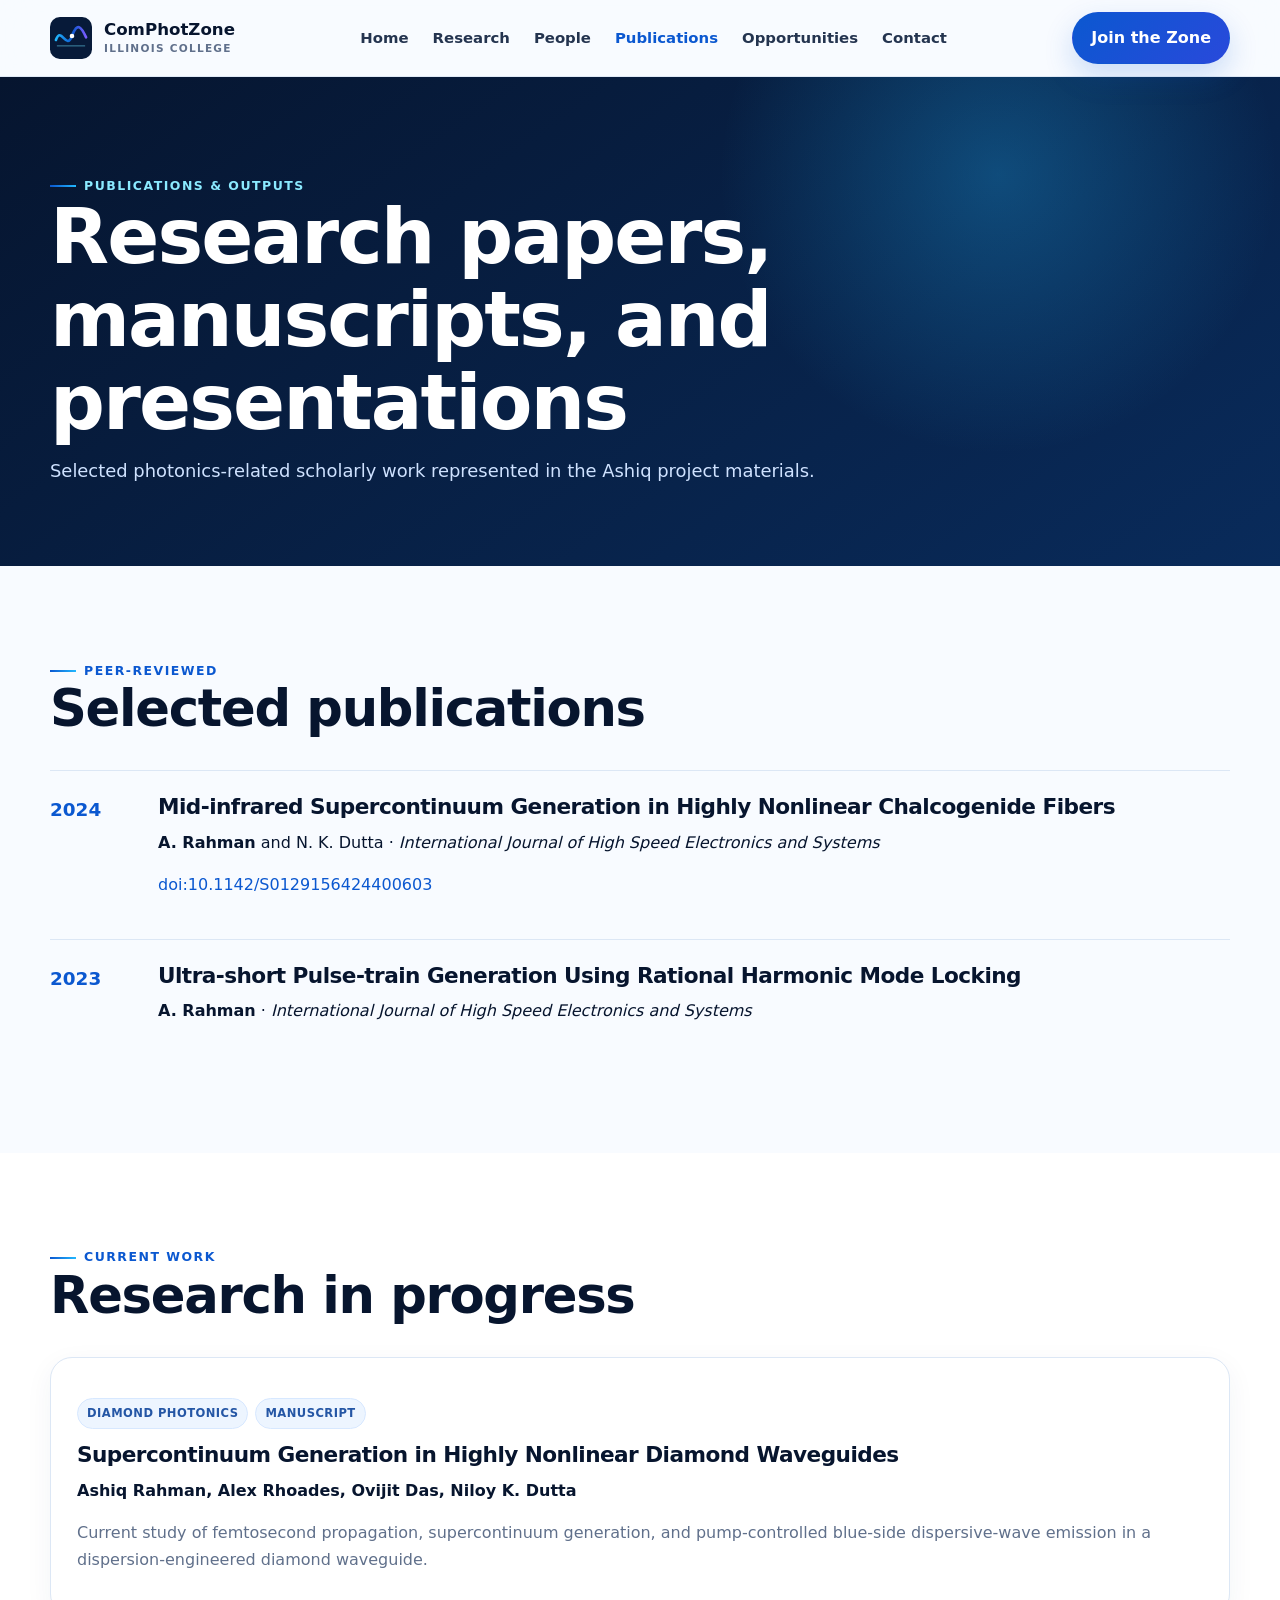
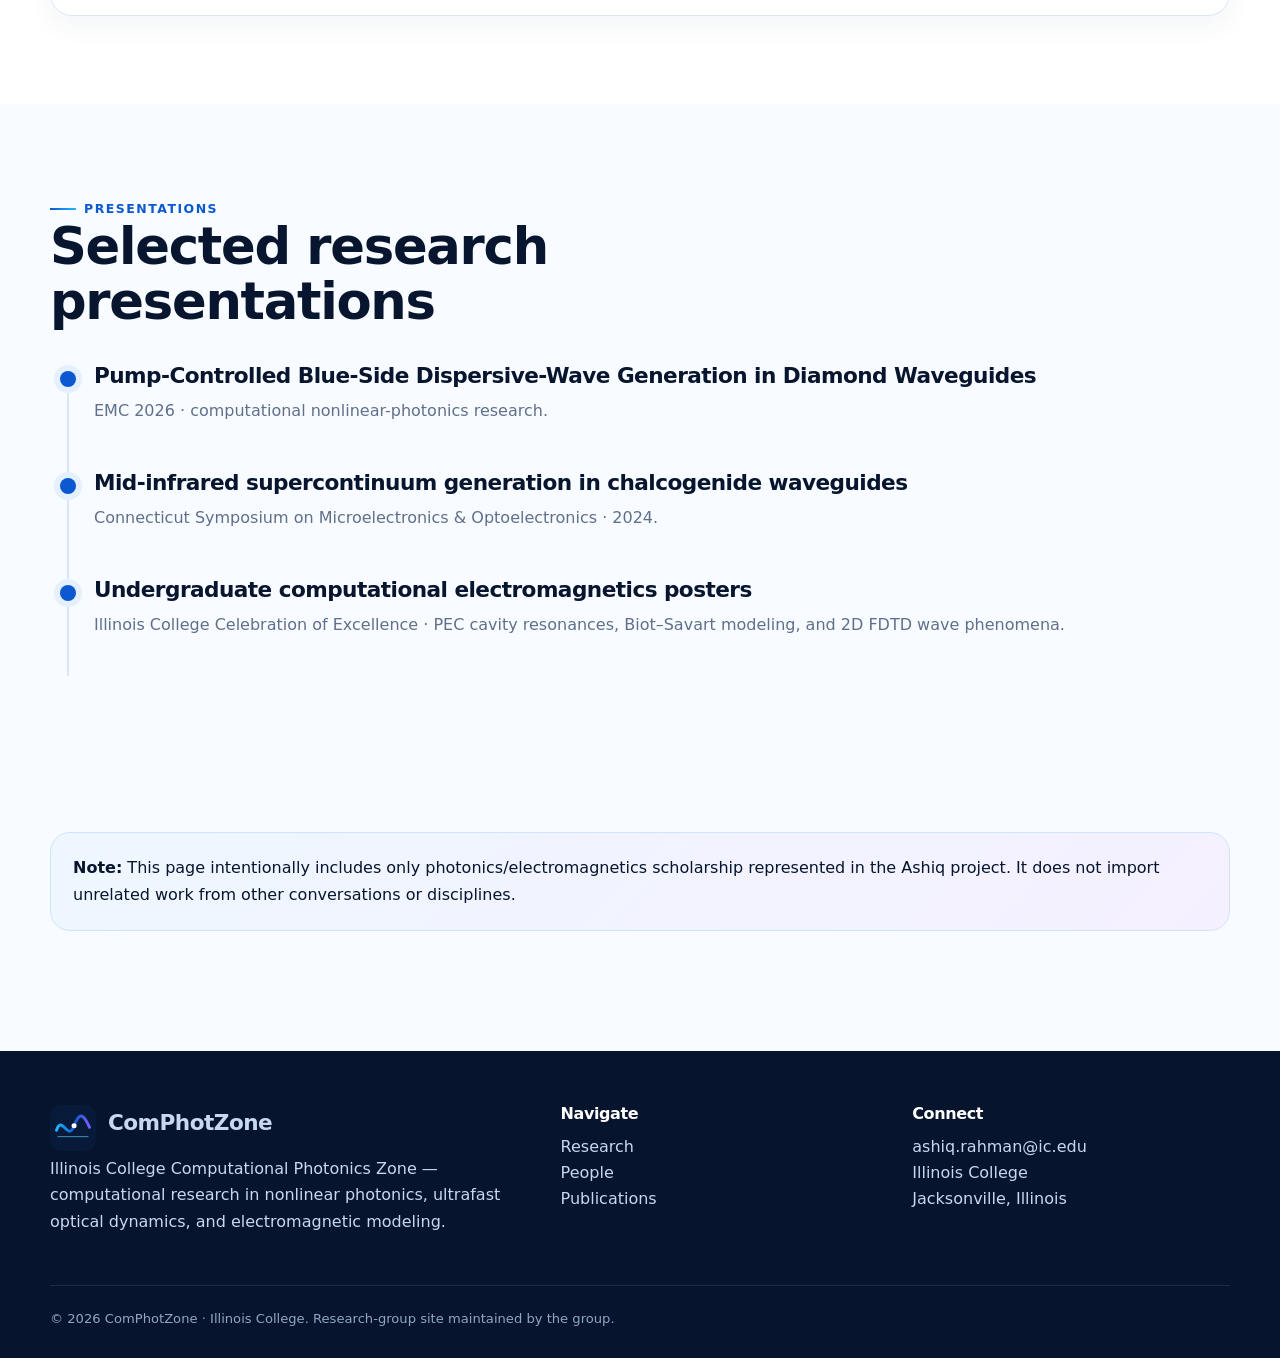
<file: publications.html>
<!doctype html>
<html lang="en">
<head>
<meta charset="utf-8"><meta name="viewport" content="width=device-width,initial-scale=1">
<title>Publications | ComPhotZone</title>
<meta name="description" content="Illinois College Computational Photonics Zone">
<link rel="icon" href="assets/img/logo.svg" type="image/svg+xml">
<link rel="stylesheet" href="assets/css/styles.css">
</head>
<body>

<header class="site-header">
  <div class="container nav">
    <a class="brand" href="index.html">
      <img src="assets/img/logo.svg" alt="ComPhotZone logo">
      <span class="brand-text"><strong>ComPhotZone</strong><span>Illinois College</span></span>
    </a>
    <button class="menu-btn" aria-label="Open navigation">☰</button>
    <nav class="nav-links"><a href="index.html" class="">Home</a>
<a href="research.html" class="">Research</a>
<a href="people.html" class="">People</a>
<a href="publications.html" class="active">Publications</a>
<a href="opportunities.html" class="">Opportunities</a>
<a href="contact.html" class="">Contact</a></nav>
    <a class="btn btn-primary" href="opportunities.html">Join the Zone</a>
  </div>
</header>


<main>
<section class="page-hero"><div class="container"><span class="eyebrow" style="color:#8beaff">Publications & outputs</span><h1>Research papers, manuscripts, and presentations</h1><p>Selected photonics-related scholarly work represented in the Ashiq project materials.</p></div></section>

<section class="section"><div class="container">
  <div class="section-title"><span class="eyebrow">Peer-reviewed</span><h2>Selected publications</h2></div>
  <div class="pub"><div class="pub-year">2024</div><div><h3>Mid-infrared Supercontinuum Generation in Highly Nonlinear Chalcogenide Fibers</h3><p><strong>A. Rahman</strong> and N. K. Dutta · <em>International Journal of High Speed Electronics and Systems</em></p><p><a href="https://doi.org/10.1142/S0129156424400603">doi:10.1142/S0129156424400603</a></p></div></div>
  <div class="pub"><div class="pub-year">2023</div><div><h3>Ultra-short Pulse-train Generation Using Rational Harmonic Mode Locking</h3><p><strong>A. Rahman</strong> · <em>International Journal of High Speed Electronics and Systems</em></p></div></div>
</div></section>

<section class="section" style="background:#fff"><div class="container">
  <div class="section-title"><span class="eyebrow">Current work</span><h2>Research in progress</h2></div>
  <div class="card"><div class="tag-row"><span class="tag">Diamond photonics</span><span class="tag">Manuscript</span></div><h3>Supercontinuum Generation in Highly Nonlinear Diamond Waveguides</h3><p><strong>Ashiq Rahman, Alex Rhoades, Ovijit Das, Niloy K. Dutta</strong></p><p class="muted">Current study of femtosecond propagation, supercontinuum generation, and pump-controlled blue-side dispersive-wave emission in a dispersion-engineered diamond waveguide.</p></div>
</div></section>

<section class="section"><div class="container">
  <div class="section-title"><span class="eyebrow">Presentations</span><h2>Selected research presentations</h2></div>
  <div class="timeline">
    <div class="timeline-item"><h3>Pump-Controlled Blue-Side Dispersive-Wave Generation in Diamond Waveguides</h3><p class="muted">EMC 2026 · computational nonlinear-photonics research.</p></div>
    <div class="timeline-item"><h3>Mid-infrared supercontinuum generation in chalcogenide waveguides</h3><p class="muted">Connecticut Symposium on Microelectronics & Optoelectronics · 2024.</p></div>
    <div class="timeline-item"><h3>Undergraduate computational electromagnetics posters</h3><p class="muted">Illinois College Celebration of Excellence · PEC cavity resonances, Biot–Savart modeling, and 2D FDTD wave phenomena.</p></div>
  </div>
</div></section>

<section class="section-sm"><div class="container notice"><strong>Note:</strong> This page intentionally includes only photonics/electromagnetics scholarship represented in the Ashiq project. It does not import unrelated work from other conversations or disciplines.</div></section>
</main>


<footer class="footer">
  <div class="container">
    <div class="footer-grid">
      <div>
        <div class="logo-lockup"><img src="assets/img/logo.svg" width="46" height="46" alt=""><h3>ComPhotZone</h3></div>
        <p>Illinois College Computational Photonics Zone — computational research in nonlinear photonics, ultrafast optical dynamics, and electromagnetic modeling.</p>
      </div>
      <div>
        <h4>Navigate</h4>
        <p><a href="research.html">Research</a><br><a href="people.html">People</a><br><a href="publications.html">Publications</a></p>
      </div>
      <div>
        <h4>Connect</h4>
        <p><a href="mailto:ashiq.rahman@ic.edu">ashiq.rahman@ic.edu</a><br>Illinois College<br>Jacksonville, Illinois</p>
      </div>
    </div>
    <div class="footer-bottom">© <span data-year></span> ComPhotZone · Illinois College. Research-group site maintained by the group.</div>
  </div>
</footer>
<script src="assets/js/main.js"></script>

</body></html>
</file>
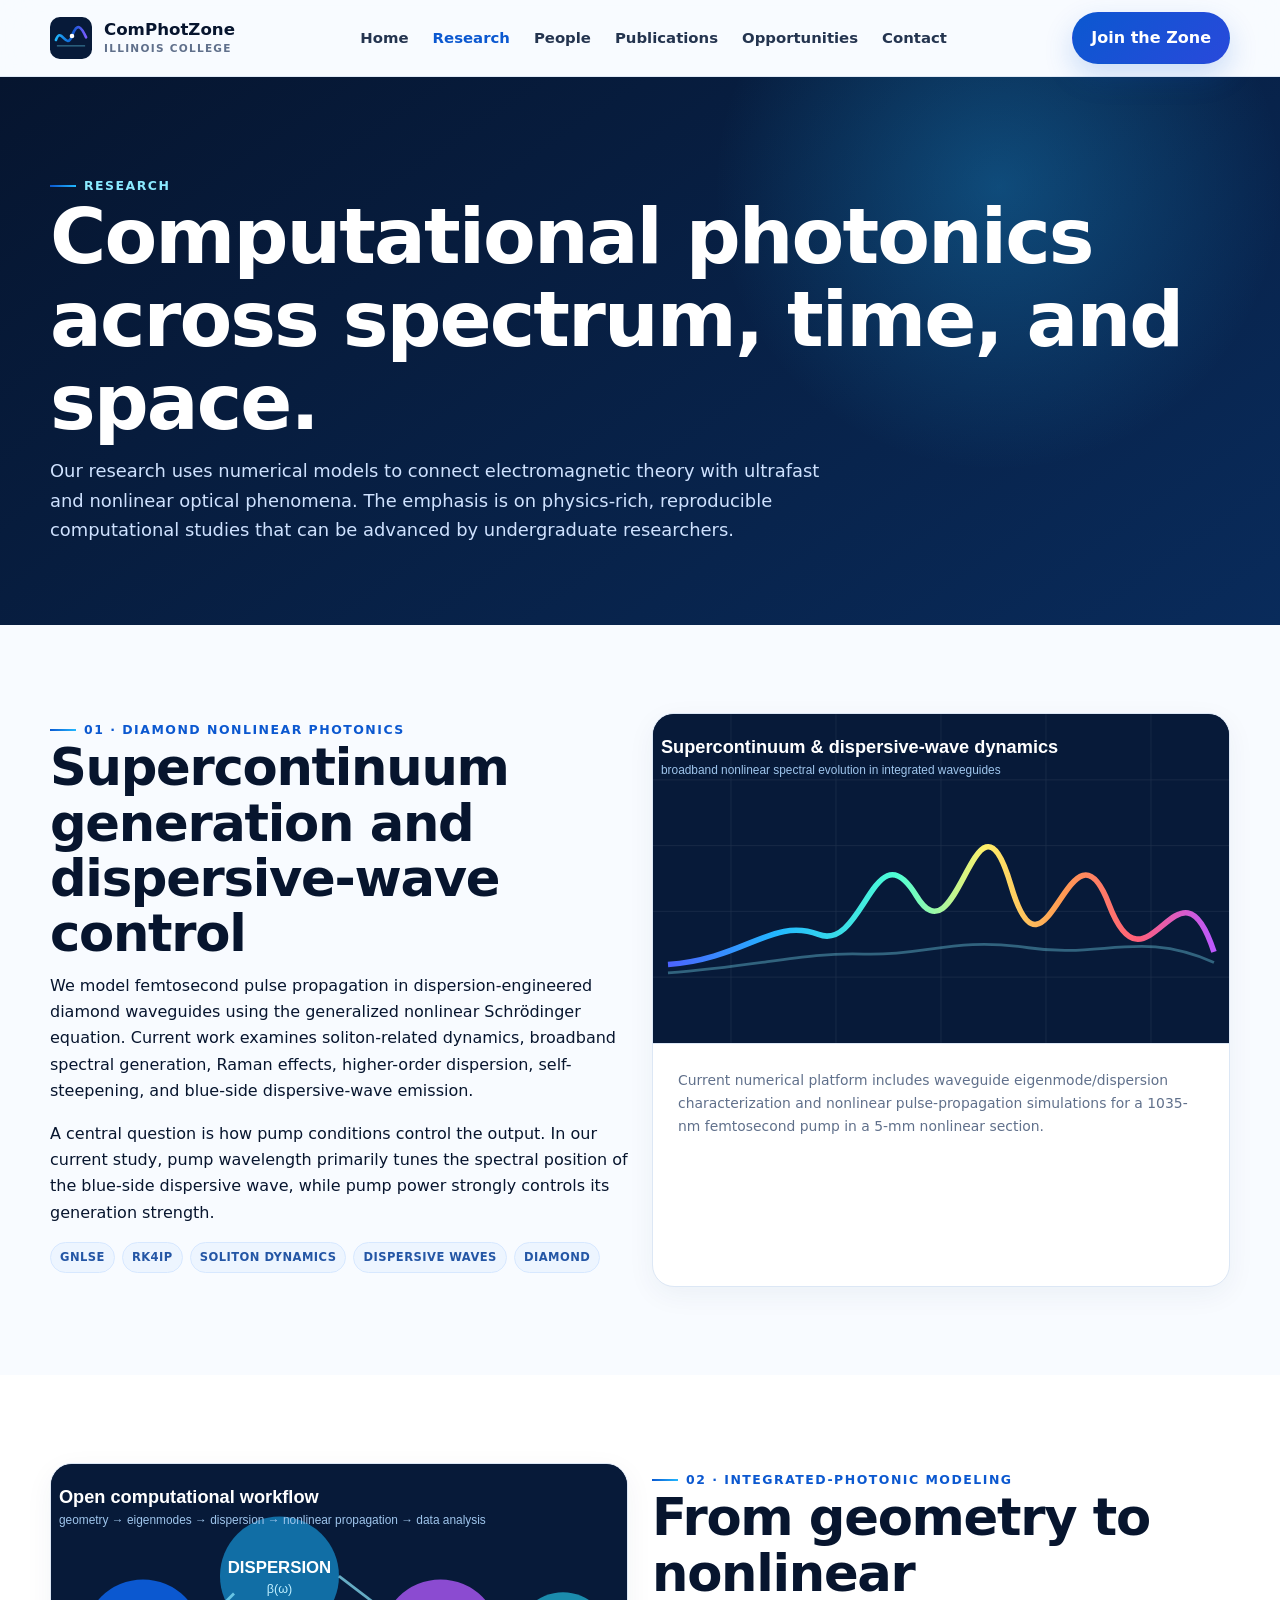
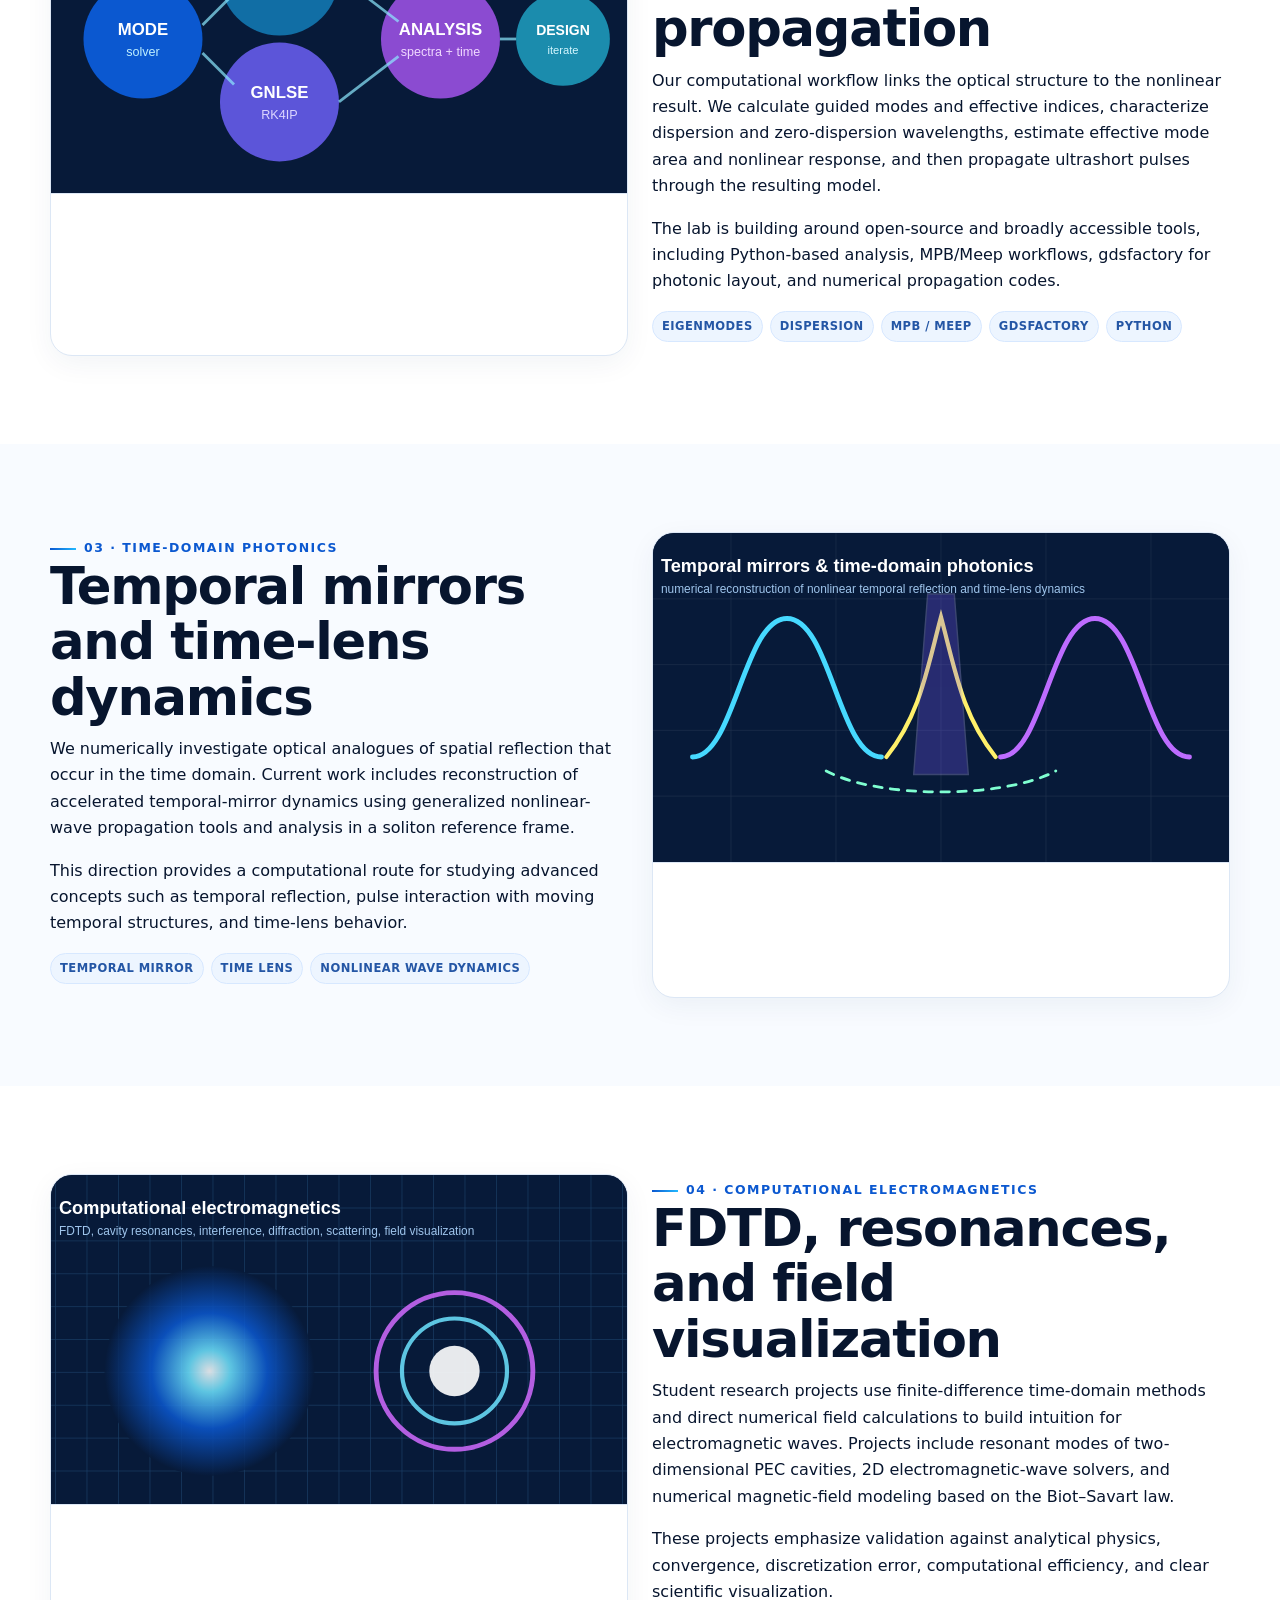
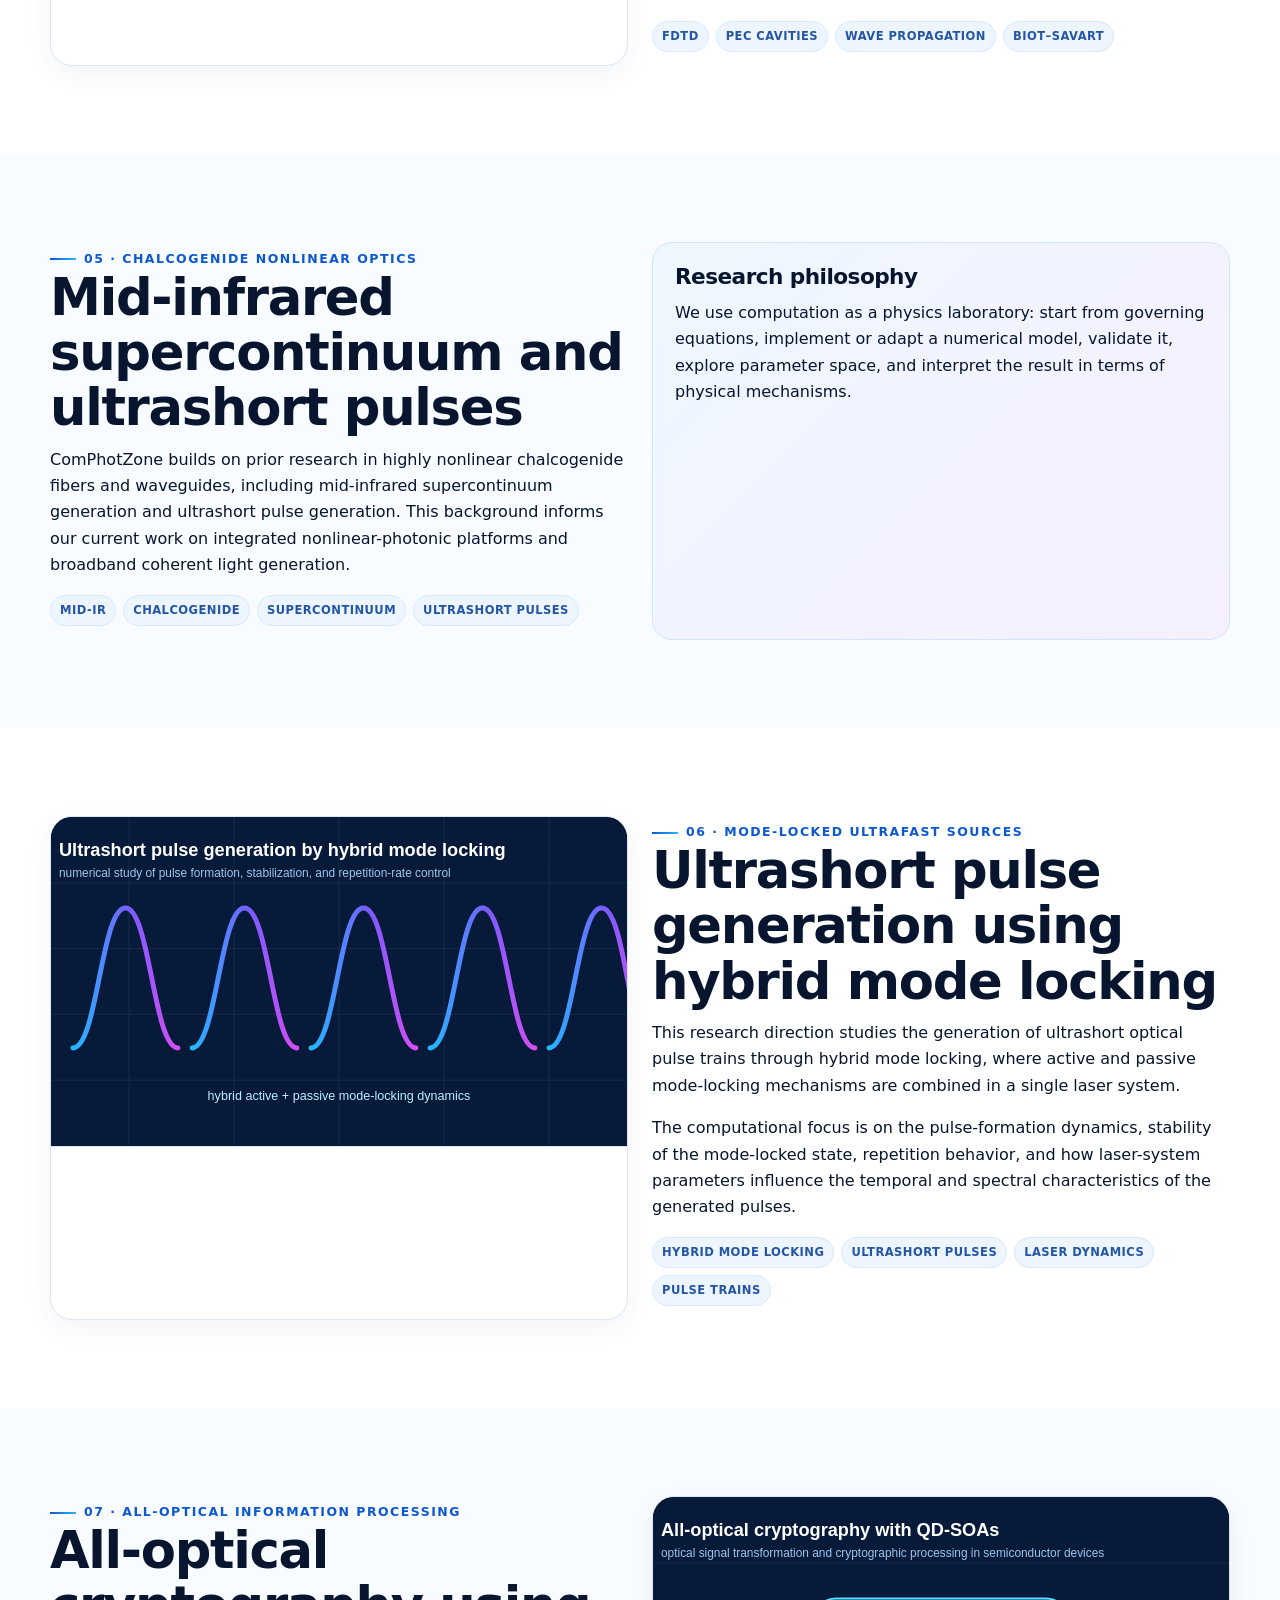
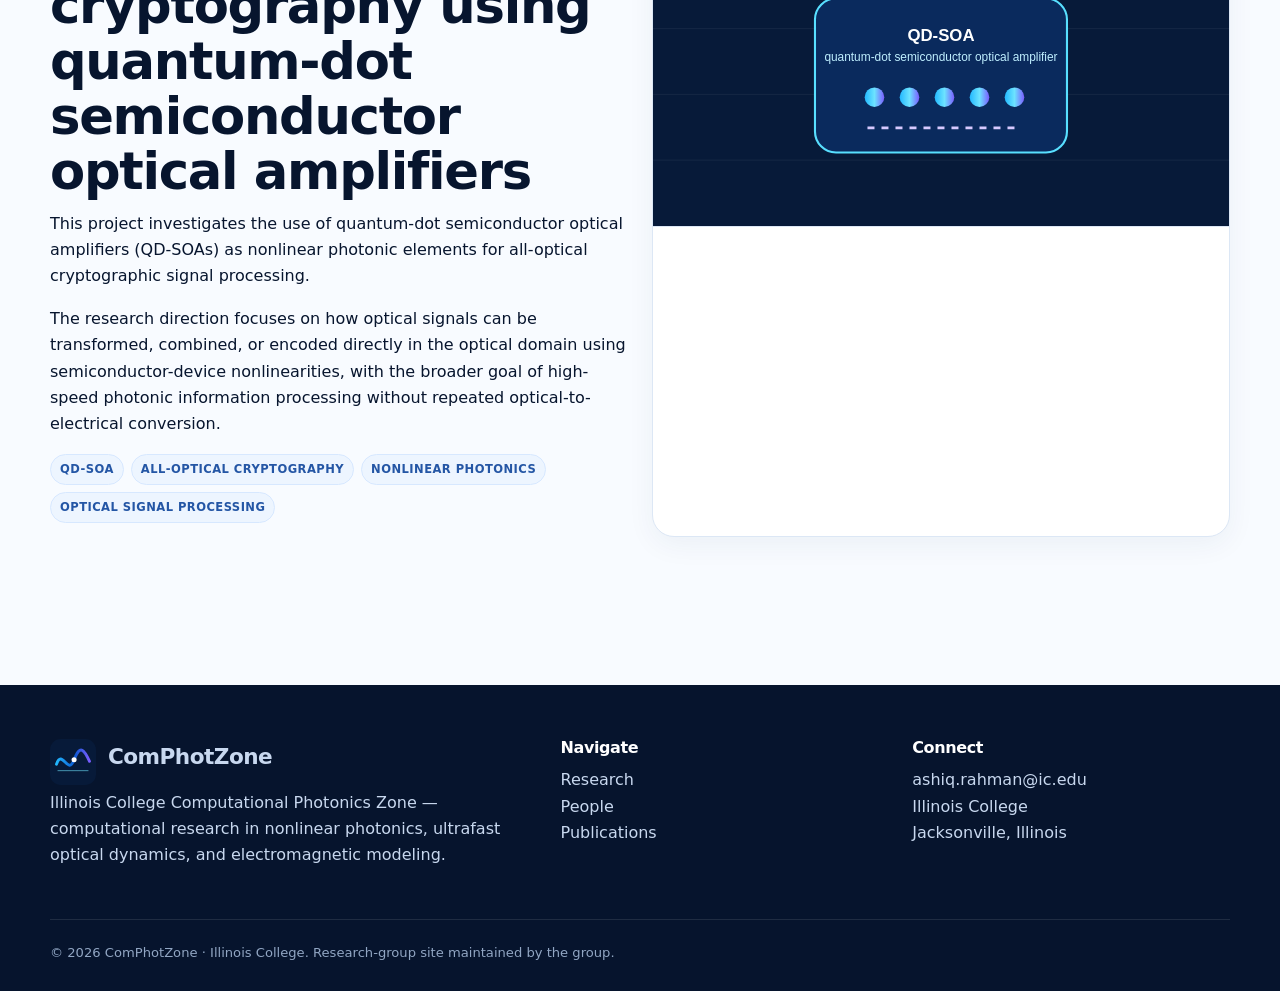
<file: research.html>
<!doctype html>
<html lang="en">
<head>
<meta charset="utf-8"><meta name="viewport" content="width=device-width,initial-scale=1">
<title>Research | ComPhotZone</title>
<meta name="description" content="Research areas of the Illinois College Computational Photonics Zone">
<link rel="icon" href="assets/img/logo.svg" type="image/svg+xml">
<link rel="stylesheet" href="assets/css/styles.css">
</head>
<body>

<header class="site-header">
  <div class="container nav">
    <a class="brand" href="index.html">
      <img src="assets/img/logo.svg" alt="ComPhotZone logo">
      <span class="brand-text"><strong>ComPhotZone</strong><span>Illinois College</span></span>
    </a>
    <button class="menu-btn" aria-label="Open navigation">☰</button>
    <nav class="nav-links"><a href="index.html" class="">Home</a>
<a href="research.html" class="active">Research</a>
<a href="people.html" class="">People</a>
<a href="publications.html" class="">Publications</a>
<a href="opportunities.html" class="">Opportunities</a>
<a href="contact.html" class="">Contact</a></nav>
    <a class="btn btn-primary" href="opportunities.html">Join the Zone</a>
  </div>
</header>


<main>
<section class="page-hero"><div class="container"><span class="eyebrow" style="color:#8beaff">Research</span><h1>Computational photonics across spectrum, time, and space.</h1><p>Our research uses numerical models to connect electromagnetic theory with ultrafast and nonlinear optical phenomena. The emphasis is on physics-rich, reproducible computational studies that can be advanced by undergraduate researchers.</p></div></section>

<section class="section" id="diamond"><div class="container grid-2">
  <div><span class="eyebrow">01 · Diamond nonlinear photonics</span><h2>Supercontinuum generation and dispersive-wave control</h2><p>We model femtosecond pulse propagation in dispersion-engineered diamond waveguides using the generalized nonlinear Schrödinger equation. Current work examines soliton-related dynamics, broadband spectral generation, Raman effects, higher-order dispersion, self-steepening, and blue-side dispersive-wave emission.</p>
  <p>A central question is how pump conditions control the output. In our current study, pump wavelength primarily tunes the spectral position of the blue-side dispersive wave, while pump power strongly controls its generation strength.</p>
  <div class="tag-row"><span class="tag">GNLSE</span><span class="tag">RK4IP</span><span class="tag">Soliton dynamics</span><span class="tag">Dispersive waves</span><span class="tag">Diamond</span></div></div>
  <div class="card project-card"><div class="project-art" style="height:330px"><img src="assets/img/scg.svg" alt="Stylized nonlinear spectrum"></div><div class="project-body small muted">Current numerical platform includes waveguide eigenmode/dispersion characterization and nonlinear pulse-propagation simulations for a 1035-nm femtosecond pump in a 5-mm nonlinear section.</div></div>
</div></section>

<section class="section" style="background:#fff"><div class="container grid-2">
  <div class="card project-card"><div class="project-art" style="height:330px"><img src="assets/img/methods.svg" alt=""></div></div>
  <div><span class="eyebrow">02 · Integrated-photonic modeling</span><h2>From geometry to nonlinear propagation</h2><p>Our computational workflow links the optical structure to the nonlinear result. We calculate guided modes and effective indices, characterize dispersion and zero-dispersion wavelengths, estimate effective mode area and nonlinear response, and then propagate ultrashort pulses through the resulting model.</p>
  <p>The lab is building around open-source and broadly accessible tools, including Python-based analysis, MPB/Meep workflows, gdsfactory for photonic layout, and numerical propagation codes.</p>
  <div class="tag-row"><span class="tag">Eigenmodes</span><span class="tag">Dispersion</span><span class="tag">MPB / Meep</span><span class="tag">gdsfactory</span><span class="tag">Python</span></div></div>
</div></section>

<section class="section" id="temporal"><div class="container grid-2">
  <div><span class="eyebrow">03 · Time-domain photonics</span><h2>Temporal mirrors and time-lens dynamics</h2><p>We numerically investigate optical analogues of spatial reflection that occur in the time domain. Current work includes reconstruction of accelerated temporal-mirror dynamics using generalized nonlinear-wave propagation tools and analysis in a soliton reference frame.</p>
  <p>This direction provides a computational route for studying advanced concepts such as temporal reflection, pulse interaction with moving temporal structures, and time-lens behavior.</p>
  <div class="tag-row"><span class="tag">Temporal mirror</span><span class="tag">Time lens</span><span class="tag">Nonlinear wave dynamics</span></div></div>
  <div class="card project-card"><div class="project-art" style="height:330px"><img src="assets/img/temporal-mirror.svg" alt=""></div></div>
</div></section>

<section class="section" style="background:#fff" id="fdtd"><div class="container grid-2">
  <div class="card project-card"><div class="project-art" style="height:330px"><img src="assets/img/fdtd.svg" alt=""></div></div>
  <div><span class="eyebrow">04 · Computational electromagnetics</span><h2>FDTD, resonances, and field visualization</h2><p>Student research projects use finite-difference time-domain methods and direct numerical field calculations to build intuition for electromagnetic waves. Projects include resonant modes of two-dimensional PEC cavities, 2D electromagnetic-wave solvers, and numerical magnetic-field modeling based on the Biot–Savart law.</p>
  <p>These projects emphasize validation against analytical physics, convergence, discretization error, computational efficiency, and clear scientific visualization.</p>
  <div class="tag-row"><span class="tag">FDTD</span><span class="tag">PEC cavities</span><span class="tag">Wave propagation</span><span class="tag">Biot–Savart</span></div></div>
</div></section>

<section class="section"><div class="container grid-2">
  <div><span class="eyebrow">05 · Chalcogenide nonlinear optics</span><h2>Mid-infrared supercontinuum and ultrashort pulses</h2><p>ComPhotZone builds on prior research in highly nonlinear chalcogenide fibers and waveguides, including mid-infrared supercontinuum generation and ultrashort pulse generation. This background informs our current work on integrated nonlinear-photonic platforms and broadband coherent light generation.</p>
  <div class="tag-row"><span class="tag">Mid-IR</span><span class="tag">Chalcogenide</span><span class="tag">Supercontinuum</span><span class="tag">Ultrashort pulses</span></div></div>
  <div class="notice"><h3>Research philosophy</h3><p>We use computation as a physics laboratory: start from governing equations, implement or adapt a numerical model, validate it, explore parameter space, and interpret the result in terms of physical mechanisms.</p></div>
</div></section>

<section class="section" style="background:#fff" id="hybrid-mode-locking"><div class="container grid-2">
  <div class="card project-card"><div class="project-art" style="height:330px"><img src="assets/img/hybrid-mode-locking.svg" alt="Ultrashort pulse train from hybrid mode locking"></div></div>
  <div>
    <span class="eyebrow">06 · Mode-locked ultrafast sources</span>
    <h2>Ultrashort pulse generation using hybrid mode locking</h2>
    <p>This research direction studies the generation of ultrashort optical pulse trains through hybrid mode locking, where active and passive mode-locking mechanisms are combined in a single laser system.</p>
    <p>The computational focus is on the pulse-formation dynamics, stability of the mode-locked state, repetition behavior, and how laser-system parameters influence the temporal and spectral characteristics of the generated pulses.</p>
    <div class="tag-row"><span class="tag">Hybrid mode locking</span><span class="tag">Ultrashort pulses</span><span class="tag">Laser dynamics</span><span class="tag">Pulse trains</span></div>
  </div>
</div></section>

<section class="section" id="qdsoa-crypto"><div class="container grid-2">
  <div>
    <span class="eyebrow">07 · All-optical information processing</span>
    <h2>All-optical cryptography using quantum-dot semiconductor optical amplifiers</h2>
    <p>This project investigates the use of quantum-dot semiconductor optical amplifiers (QD-SOAs) as nonlinear photonic elements for all-optical cryptographic signal processing.</p>
    <p>The research direction focuses on how optical signals can be transformed, combined, or encoded directly in the optical domain using semiconductor-device nonlinearities, with the broader goal of high-speed photonic information processing without repeated optical-to-electrical conversion.</p>
    <div class="tag-row"><span class="tag">QD-SOA</span><span class="tag">All-optical cryptography</span><span class="tag">Nonlinear photonics</span><span class="tag">Optical signal processing</span></div>
  </div>
  <div class="card project-card"><div class="project-art" style="height:330px"><img src="assets/img/qdsoa-cryptography.svg" alt="QD-SOA all-optical cryptography concept"></div></div>
</div></section>

</main>


<footer class="footer">
  <div class="container">
    <div class="footer-grid">
      <div>
        <div class="logo-lockup"><img src="assets/img/logo.svg" width="46" height="46" alt=""><h3>ComPhotZone</h3></div>
        <p>Illinois College Computational Photonics Zone — computational research in nonlinear photonics, ultrafast optical dynamics, and electromagnetic modeling.</p>
      </div>
      <div>
        <h4>Navigate</h4>
        <p><a href="research.html">Research</a><br><a href="people.html">People</a><br><a href="publications.html">Publications</a></p>
      </div>
      <div>
        <h4>Connect</h4>
        <p><a href="mailto:ashiq.rahman@ic.edu">ashiq.rahman@ic.edu</a><br>Illinois College<br>Jacksonville, Illinois</p>
      </div>
    </div>
    <div class="footer-bottom">© <span data-year></span> ComPhotZone · Illinois College. Research-group site maintained by the group.</div>
  </div>
</footer>
<script src="assets/js/main.js"></script>

</body></html>
</file>
<file: assets/css/styles.css>
:root{
  --ink:#07152e;
  --muted:#60708b;
  --paper:#f8fbff;
  --white:#ffffff;
  --navy:#071a39;
  --blue:#0b58d0;
  --electric:#22b8ff;
  --cyan:#6de3ff;
  --violet:#7a5cff;
  --magenta:#d94df2;
  --line:#dce7f5;
  --shadow:0 18px 50px rgba(14,38,78,.10);
  --radius:22px;
  --max:1180px;
}
*{box-sizing:border-box}
html{scroll-behavior:smooth}
body{
  margin:0;
  font-family:Inter,ui-sans-serif,system-ui,-apple-system,BlinkMacSystemFont,"Segoe UI",sans-serif;
  color:var(--ink);
  background:var(--paper);
  line-height:1.65;
}
a{color:var(--blue);text-decoration:none}
a:hover{text-decoration:underline}
img{max-width:100%;display:block}
.container{width:min(var(--max),calc(100% - 40px));margin-inline:auto}
.eyebrow{
  display:inline-flex;align-items:center;gap:.5rem;
  font-size:.78rem;font-weight:800;letter-spacing:.12em;text-transform:uppercase;
  color:var(--blue)
}
.eyebrow::before{content:"";width:26px;height:2px;background:linear-gradient(90deg,var(--blue),var(--electric))}
h1,h2,h3,h4{line-height:1.08;margin:0 0 .7rem;letter-spacing:-.025em}
h1{font-size:clamp(3rem,7vw,6.1rem)}
h2{font-size:clamp(2rem,4vw,3.5rem)}
h3{font-size:1.35rem}
p{margin:.3rem 0 1rem}
.muted{color:var(--muted)}
.kicker{font-size:clamp(1.05rem,2vw,1.35rem);color:#ccf5ff;font-weight:600;max-width:850px}
.section{padding:88px 0}
.section-sm{padding:60px 0}
.section-title{max-width:780px;margin-bottom:34px}
.section-title p{font-size:1.08rem;color:var(--muted)}
.site-header{
  position:sticky;top:0;z-index:40;
  background:rgba(248,251,255,.88);
  backdrop-filter:blur(18px);
  border-bottom:1px solid rgba(220,231,245,.85)
}
.nav{display:flex;align-items:center;justify-content:space-between;min-height:76px;gap:22px}
.brand{display:flex;align-items:center;gap:12px;color:var(--ink);font-weight:900;text-decoration:none}
.brand img{width:42px;height:42px}
.brand-text{display:flex;flex-direction:column;line-height:1}
.brand-text strong{font-size:1.04rem}
.brand-text span{font-size:.66rem;letter-spacing:.12em;text-transform:uppercase;color:var(--muted);margin-top:4px}
.nav-links{display:flex;align-items:center;gap:24px}
.nav-links a{color:#24344f;font-weight:700;font-size:.93rem}
.nav-links a.active,.nav-links a:hover{color:var(--blue);text-decoration:none}
.menu-btn{display:none;border:0;background:transparent;font-size:1.5rem;cursor:pointer}
.btn{
  display:inline-flex;align-items:center;justify-content:center;gap:.5rem;
  padding:12px 18px;border-radius:999px;font-weight:800;border:1px solid transparent;
  transition:.2s ease;text-decoration:none
}
.btn:hover{text-decoration:none;transform:translateY(-2px)}
.btn-primary{background:linear-gradient(135deg,var(--blue),#2949db);color:#fff;box-shadow:0 12px 30px rgba(11,88,208,.2)}
.btn-light{background:#fff;color:var(--ink);border-color:#dbe6f4}
.btn-ghost{color:#fff;border-color:rgba(255,255,255,.35);background:rgba(255,255,255,.08)}
.hero{
  min-height:760px;display:grid;align-items:center;
  color:#fff;overflow:hidden;position:relative;
  background:
    radial-gradient(circle at 80% 18%,rgba(34,184,255,.28),transparent 30%),
    radial-gradient(circle at 68% 70%,rgba(122,92,255,.25),transparent 30%),
    linear-gradient(145deg,#06152f 0%,#082353 55%,#0b3666 100%);
}
.hero::before{
  content:"";position:absolute;inset:0;opacity:.27;
  background-image:linear-gradient(rgba(255,255,255,.06) 1px,transparent 1px),
                   linear-gradient(90deg,rgba(255,255,255,.06) 1px,transparent 1px);
  background-size:48px 48px;
  mask-image:linear-gradient(to bottom,black,transparent 86%);
}
.hero-grid{display:grid;grid-template-columns:1.15fr .85fr;gap:55px;align-items:center;position:relative;z-index:2}
.hero h1 .grad{
  background:linear-gradient(90deg,#fff 0%,#90ecff 45%,#b8a6ff 74%,#f4a9ff 100%);
  -webkit-background-clip:text;background-clip:text;color:transparent
}
.hero-copy{font-size:1.08rem;color:#d5e5ff;max-width:770px}
.hero-actions{display:flex;gap:12px;flex-wrap:wrap;margin-top:26px}
.hero-visual{position:relative;filter:drop-shadow(0 30px 65px rgba(0,0,0,.22))}
.hero-card{
  border:1px solid rgba(255,255,255,.16);
  background:rgba(255,255,255,.07);
  backdrop-filter:blur(10px);
  border-radius:28px;padding:18px
}
.hero-meta{
  display:grid;grid-template-columns:repeat(3,1fr);gap:12px;margin-top:22px
}
.hero-stat{padding:15px;border:1px solid rgba(255,255,255,.12);border-radius:18px;background:rgba(255,255,255,.055)}
.hero-stat b{display:block;font-size:1.25rem;color:#fff}
.hero-stat span{font-size:.82rem;color:#bcd3ee}
.grid-3{display:grid;grid-template-columns:repeat(3,1fr);gap:22px}
.grid-2{display:grid;grid-template-columns:repeat(2,1fr);gap:24px}
.card{
  background:#fff;border:1px solid var(--line);border-radius:var(--radius);
  padding:26px;box-shadow:0 8px 28px rgba(19,49,89,.055)
}
.card:hover{box-shadow:var(--shadow);transform:translateY(-2px);transition:.2s ease}
.card-icon{
  width:54px;height:54px;border-radius:16px;display:grid;place-items:center;
  background:linear-gradient(135deg,#e8f8ff,#ece9ff);font-size:1.45rem;margin-bottom:18px
}
.project-card{overflow:hidden;padding:0}
.project-card .project-art{height:210px;background:#061735;border-bottom:1px solid var(--line)}
.project-card .project-art img{width:100%;height:100%;object-fit:cover}
.project-card .project-body{padding:25px}
.tag-row{display:flex;flex-wrap:wrap;gap:7px;margin:14px 0}
.tag{
  font-size:.72rem;font-weight:800;letter-spacing:.04em;text-transform:uppercase;
  padding:5px 9px;border-radius:999px;background:#edf5ff;color:#2456a5;border:1px solid #d7e8ff
}
.person{
  display:grid;grid-template-columns:92px 1fr;gap:19px;align-items:start
}
.avatar{
  width:92px;height:92px;border-radius:24px;
  display:grid;place-items:center;color:#fff;font-size:1.4rem;font-weight:900;
  background:linear-gradient(135deg,#0b58d0,#22b8ff 58%,#7a5cff)
}
.person-role{font-size:.78rem;font-weight:900;color:var(--blue);letter-spacing:.07em;text-transform:uppercase}
.timeline{position:relative;margin-left:10px}
.timeline::before{content:"";position:absolute;left:7px;top:8px;bottom:8px;width:2px;background:var(--line)}
.timeline-item{position:relative;padding:0 0 30px 34px}
.timeline-item::before{content:"";position:absolute;left:0;top:7px;width:16px;height:16px;border-radius:50%;background:var(--blue);box-shadow:0 0 0 6px #e5f0ff}
.pub{
  display:grid;grid-template-columns:86px 1fr;gap:22px;padding:24px 0;border-top:1px solid var(--line)
}
.pub-year{font-size:1.15rem;font-weight:900;color:var(--blue)}
.notice{
  border:1px solid #cfe5ff;background:linear-gradient(135deg,#eef7ff,#f5f0ff);
  border-radius:20px;padding:22px
}
.band{
  background:linear-gradient(135deg,#06204b,#0c4383);
  color:#fff;border-radius:28px;padding:44px;
  display:flex;align-items:center;justify-content:space-between;gap:26px
}
.band p{color:#cfe4ff;max-width:760px}
.metric-strip{display:grid;grid-template-columns:repeat(4,1fr);border:1px solid var(--line);background:#fff;border-radius:22px;overflow:hidden}
.metric{padding:24px;border-right:1px solid var(--line)}
.metric:last-child{border-right:0}
.metric b{font-size:1.45rem;display:block}
.metric span{color:var(--muted);font-size:.9rem}
.page-hero{
  padding:92px 0 64px;color:#fff;
  background:
   radial-gradient(circle at 78% 20%,rgba(34,184,255,.28),transparent 26%),
   linear-gradient(145deg,#06152f,#092b5b)
}
.page-hero h1{font-size:clamp(2.7rem,6vw,5rem)}
.page-hero p{color:#cfe2ff;max-width:800px;font-size:1.12rem}
.footer{
  margin-top:60px;background:#06142d;color:#c8d8ef;padding:54px 0 28px
}
.footer-grid{display:grid;grid-template-columns:1.2fr .8fr .8fr;gap:34px}
.footer h4{color:#fff}
.footer a{color:#c8d8ef}
.footer-bottom{border-top:1px solid rgba(255,255,255,.1);margin-top:34px;padding-top:22px;font-size:.82rem;color:#91a6c3}
.prose{max-width:850px}
.prose h2{margin-top:2.2rem}
.prose h3{margin-top:1.7rem}
.callout{border-left:4px solid var(--electric);padding:18px 20px;background:#eff9ff;border-radius:0 16px 16px 0}
.list-clean{padding-left:1.1rem}
.list-clean li{margin:.45rem 0}
.hr{height:1px;background:var(--line);margin:40px 0}
.logo-lockup{display:flex;align-items:center;gap:12px}
.small{font-size:.87rem}
.center{text-align:center}
@media(max-width:900px){
  .hero{min-height:auto;padding:92px 0 70px}
  .hero-grid,.grid-3,.grid-2,.footer-grid{grid-template-columns:1fr}
  .hero-visual{max-width:680px}
  .metric-strip{grid-template-columns:repeat(2,1fr)}
  .metric:nth-child(2){border-right:0}
  .metric:nth-child(-n+2){border-bottom:1px solid var(--line)}
  .nav-links{
    display:none;position:absolute;left:20px;right:20px;top:70px;flex-direction:column;align-items:flex-start;
    background:#fff;border:1px solid var(--line);border-radius:18px;padding:20px;box-shadow:var(--shadow)
  }
  .nav-links.open{display:flex}
  .menu-btn{display:block}
  .nav .btn-primary{display:none}
}
@media(max-width:600px){
  .container{width:min(100% - 28px,var(--max))}
  .section{padding:68px 0}
  .hero-meta{grid-template-columns:1fr}
  .metric-strip{grid-template-columns:1fr}
  .metric,.metric:nth-child(2){border-right:0;border-bottom:1px solid var(--line)}
  .metric:last-child{border-bottom:0}
  .person{grid-template-columns:72px 1fr}
  .avatar{width:72px;height:72px;border-radius:20px}
  .pub{grid-template-columns:1fr;gap:4px}
  .band{padding:28px;display:block}
  .band .btn{margin-top:10px}
}
</file>
